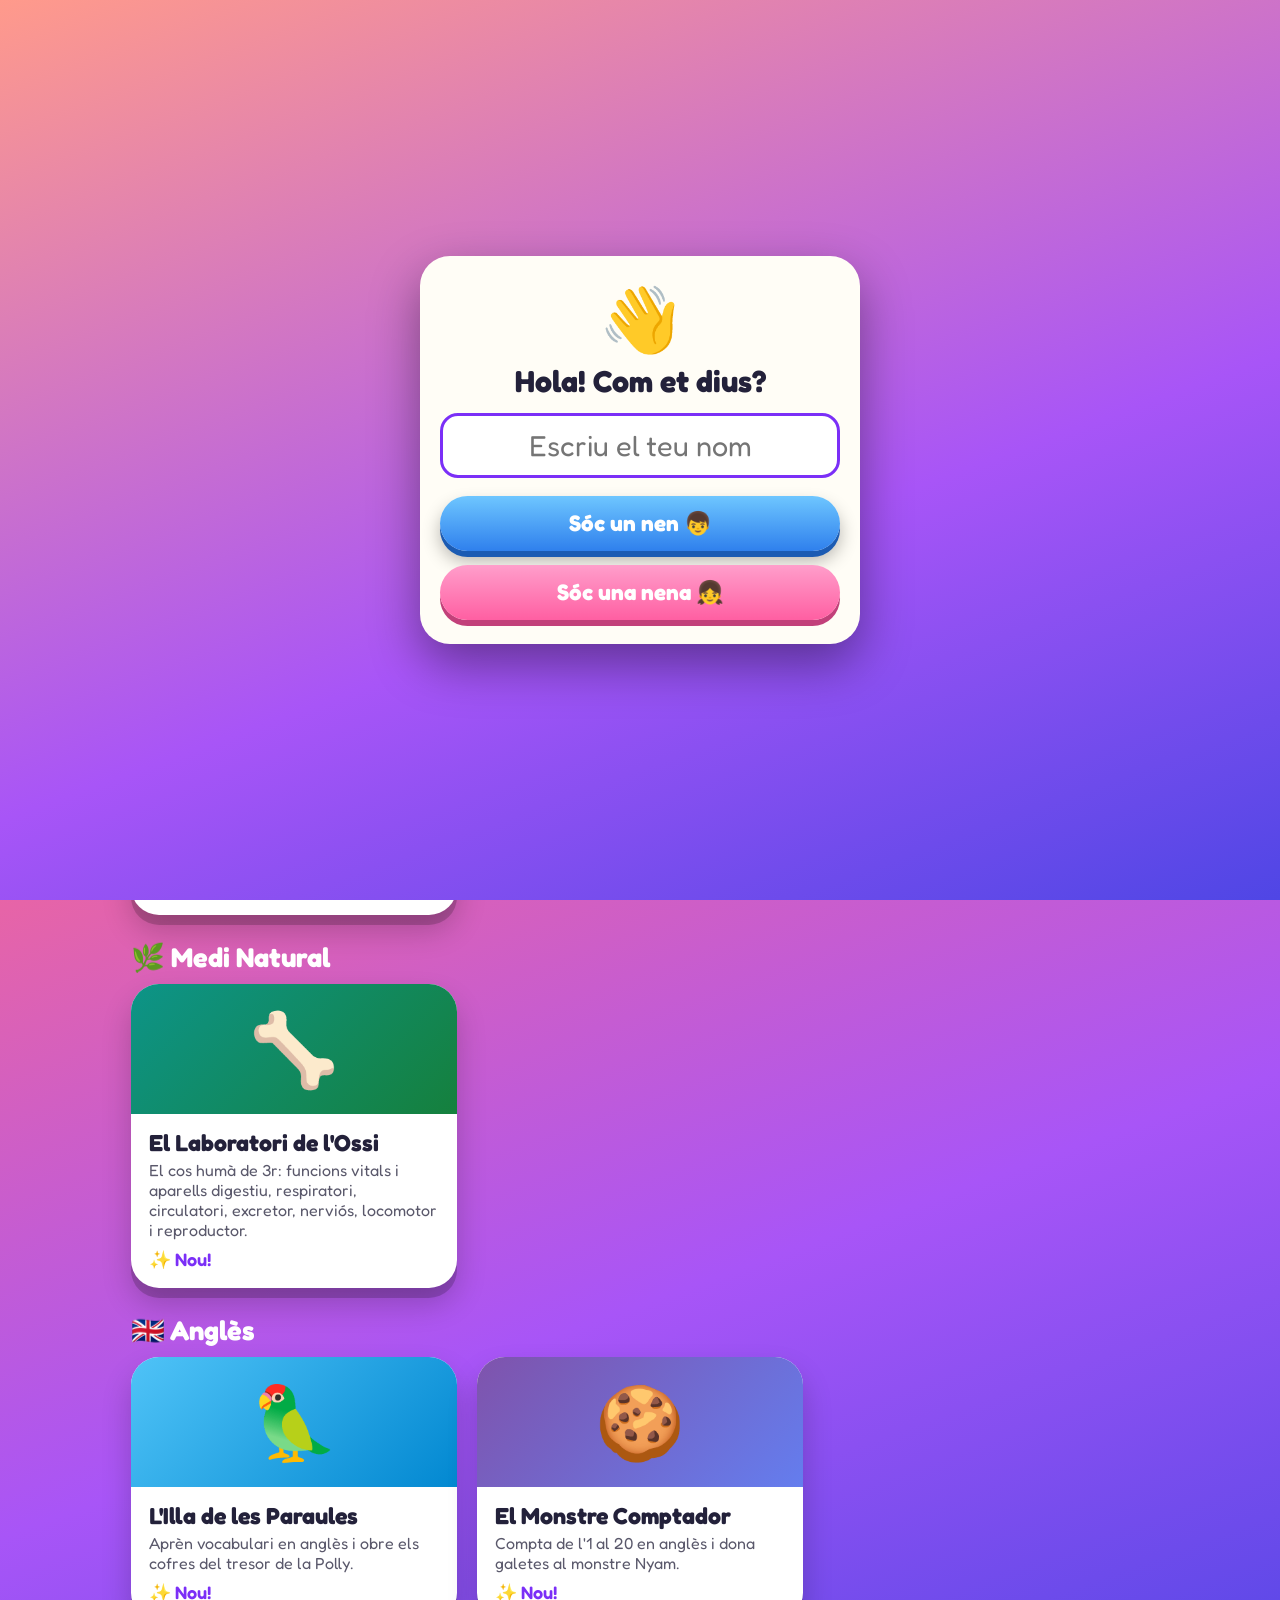
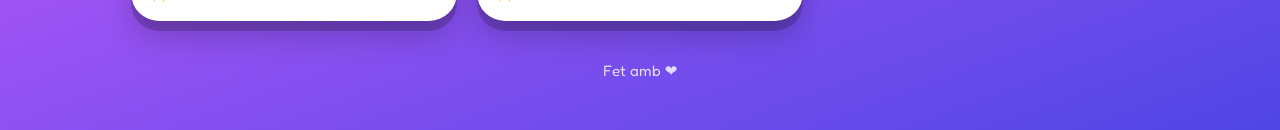
<file: index.html>
<!doctype html>
<html lang="ca">
<head>
<meta charset="utf-8">
<meta name="viewport" content="width=device-width, initial-scale=1, viewport-fit=cover">
<title>Els meus jocs · 3r</title>
<link rel="icon" href="data:image/svg+xml,<svg xmlns='http://www.w3.org/2000/svg' viewBox='0 0 100 100'><text y='.9em' font-size='90'>🎮</text></svg>">
<link rel="preconnect" href="https://fonts.googleapis.com">
<link rel="stylesheet" href="https://fonts.googleapis.com/css2?family=Fredoka:wght@400;500;600;700&display=swap">
<link rel="stylesheet" href="comu/comu.css?v=3">
<script src="comu/comu.js?v=3"></script>
<style>
  body { background: linear-gradient(160deg, #ff9a8b 0%, #ff6a88 30%, #a855f7 70%, #4f46e5 100%); }
  .portal { max-width: 1050px; margin: 0 auto; padding: 40px 16px 50px; text-align: center; }
  .portal h1 { font-size: clamp(2.3rem, 7vw, 4rem); margin: 0; text-shadow: 0 5px 0 rgba(0,0,0,.2); }
  .portal .sub { font-size: 1.3rem; margin: 6px 0 30px; opacity: .95; }
  .subject { margin: 26px 0 10px; font-size: 1.7rem; font-weight: 700; text-align: left; display: flex; align-items: center; gap: 10px; }
  .games { display: grid; grid-template-columns: repeat(auto-fill, minmax(280px, 1fr)); gap: 20px; }
  .game {
    display: block; text-decoration: none; color: var(--ink); background: #fff; border-radius: 28px; overflow: hidden;
    box-shadow: 0 10px 0 rgba(0,0,0,.18), 0 16px 30px rgba(0,0,0,.2); transition: transform .15s; text-align: left;
  }
  .game:hover { transform: translateY(-4px) rotate(-.5deg); }
  .game .top { height: 130px; display: flex; align-items: center; justify-content: center; font-size: 4.5rem; background: var(--bg); }
  .game .top span { animation: bob 2.4s ease-in-out infinite; display: inline-block; }
  .game .body { padding: 14px 18px 18px; }
  .game h3 { margin: 0 0 4px; font-size: 1.45rem; }
  .game p { margin: 0 0 8px; font-size: 1rem; opacity: .75; }
  .game .score { font-weight: 600; color: #7b2ff7; }
  .game.soon { opacity: .6; pointer-events: none; }
  footer { margin-top: 40px; opacity: .8; font-size: .95rem; }
  .who-btn { background: rgba(255,255,255,.2); border-radius: 999px; padding: 6px 16px; font-size: 1rem; margin: -18px 0 20px; }
</style>
</head>
<body>
<div class="portal">
  <div style="font-size:4rem">🎒</div>
  <h1 id="titol">Els meus jocs</h1>
  <p class="sub">3r de Primària · Tria un joc i comença l'aventura!</p>
  <button class="who-btn hidden" id="canvia"></button>

  <div class="subject">🔢 Matemàtiques</div>
  <div class="games">
    <a class="game" href="mates/galaxia/index.html" style="--bg:linear-gradient(135deg,#10153a,#3a1c71)">
      <div class="top"><span>🚀</span></div>
      <div class="body"><h3>Missió Galàxia Numèrica</h3><p>Descompon números (DM, UM, C, D, U) i escriu-los en lletres per vèncer el Capità Zero.</p><div class="score" data-game="galaxia"></div></div>
    </a>
    <a class="game" href="mates/taules/index.html" style="--bg:linear-gradient(135deg,#2bc0e4,#3a7bd5)">
      <div class="top"><span>🥚</span></div>
      <div class="body"><h3>L'Incubadora del Doctor Per</h3><p>Aprèn les taules de multiplicar i fes néixer 9 monstres per a la teva col·lecció.</p><div class="score" data-game="taules"></div></div>
    </a>
    <a class="game" href="mates/series/index.html" style="--bg:linear-gradient(135deg,#56ab2f,#0f9b8e)">
      <div class="top"><span>🐸</span></div>
      <div class="body"><h3>Els Salts de la Granota Rita</h3><p>Completa sèries sumant i restant i ajuda la Rita a creuar l'estany saltant de nenúfar en nenúfar.</p><div class="score" data-game="series"></div></div>
    </a>
    <a class="game" href="mates/cardinals/index.html" style="--bg:linear-gradient(135deg,#614385,#516395)">
      <div class="top"><span>🕵️</span></div>
      <div class="body"><h3>El Detectiu Lupa i els Números Perduts</h3><p>Llegeix, compara i ordena números cardinals per resoldre els casos més misteriosos.</p><div class="score" data-game="cardinals"></div></div>
    </a>
  </div>

  <div class="subject">🌿 Medi Natural</div>
  <div class="games">
    <a class="game" href="medi/cos/index.html" style="--bg:linear-gradient(135deg,#0d9488,#15803d)">
      <div class="top"><span>🦴</span></div>
      <div class="body"><h3>El Laboratori de l'Ossi</h3><p>El cos humà de 3r: funcions vitals i aparells digestiu, respiratori, circulatori, excretor, nerviós, locomotor i reproductor.</p><div class="score" data-game="cos"></div></div>
    </a>
  </div>

  <div class="subject">🇬🇧 Anglès</div>
  <div class="games">
    <a class="game" href="angles/vocabulari/index.html" style="--bg:linear-gradient(135deg,#4fc3f7,#0288d1)">
      <div class="top"><span>🦜</span></div>
      <div class="body"><h3>L'Illa de les Paraules</h3><p>Aprèn vocabulari en anglès i obre els cofres del tresor de la Polly.</p><div class="score" data-game="illa"></div></div>
    </a>
    <a class="game" href="angles/comptar/index.html" style="--bg:linear-gradient(135deg,#7f53ac,#647dee)">
      <div class="top"><span>🍪</span></div>
      <div class="body"><h3>El Monstre Comptador</h3><p>Compta de l'1 al 20 en anglès i dona galetes al monstre Nyam.</p><div class="score" data-game="monstre"></div></div>
    </a>
  </div>

  <footer id="peu">Fet amb ❤️</footer>
</div>
<script>
  // Títol amb el nom del jugador
  (function () {
    if (!Eloi.perfil()) return;
    const t = Eloi.t('Els jocs {de}');
    document.getElementById('titol').textContent = t;
    document.title = t + ' · 3r';
    document.getElementById('peu').textContent = Eloi.t('Fet amb ❤️ per a {el}');
    const b = document.getElementById('canvia');
    b.textContent = Eloi.t('✏️ No ets {el}? Canvia el nom');
    b.onclick = () => Eloi.demanaPerfil({ canviar: true });
    b.classList.remove('hidden');
  })();
  // Mostra les estrelles guanyades a cada joc
  (function () {
    let d = {};
    try { d = JSON.parse(localStorage.getItem('eloi-3r-v1')) || {}; } catch (e) { /* sense dades */ }
    const sum = (o) => Object.values(o || {}).reduce((a, v) => a + (typeof v === 'number' ? v : 0), 0);
    const stars = {
      galaxia: sum((d.galaxia || {}).stars),
      illa: Object.values((d.illa || {}).isl || {}).reduce((a, o) => a + sum(o), 0),
      monstre: sum((d.monstre || {}).lv),
      cos: sum((d.cos || {}).lv),
      taules: sum((d.taules || {}).lv),
      series: sum((d.series || {}).lv),
      cardinals: sum((d.cardinals || {}).lv),
    };
    const dipl = d.diplomes || {};
    document.querySelectorAll('.score').forEach((el) => {
      const s = stars[el.dataset.game] || 0;
      el.textContent = (s ? `⭐ ${s} estrelles` : '✨ Nou!') + (dipl[el.dataset.game] ? ' · 🏅 Diploma' : '');
    });
  })();
</script>
</body>
</html>
</file>
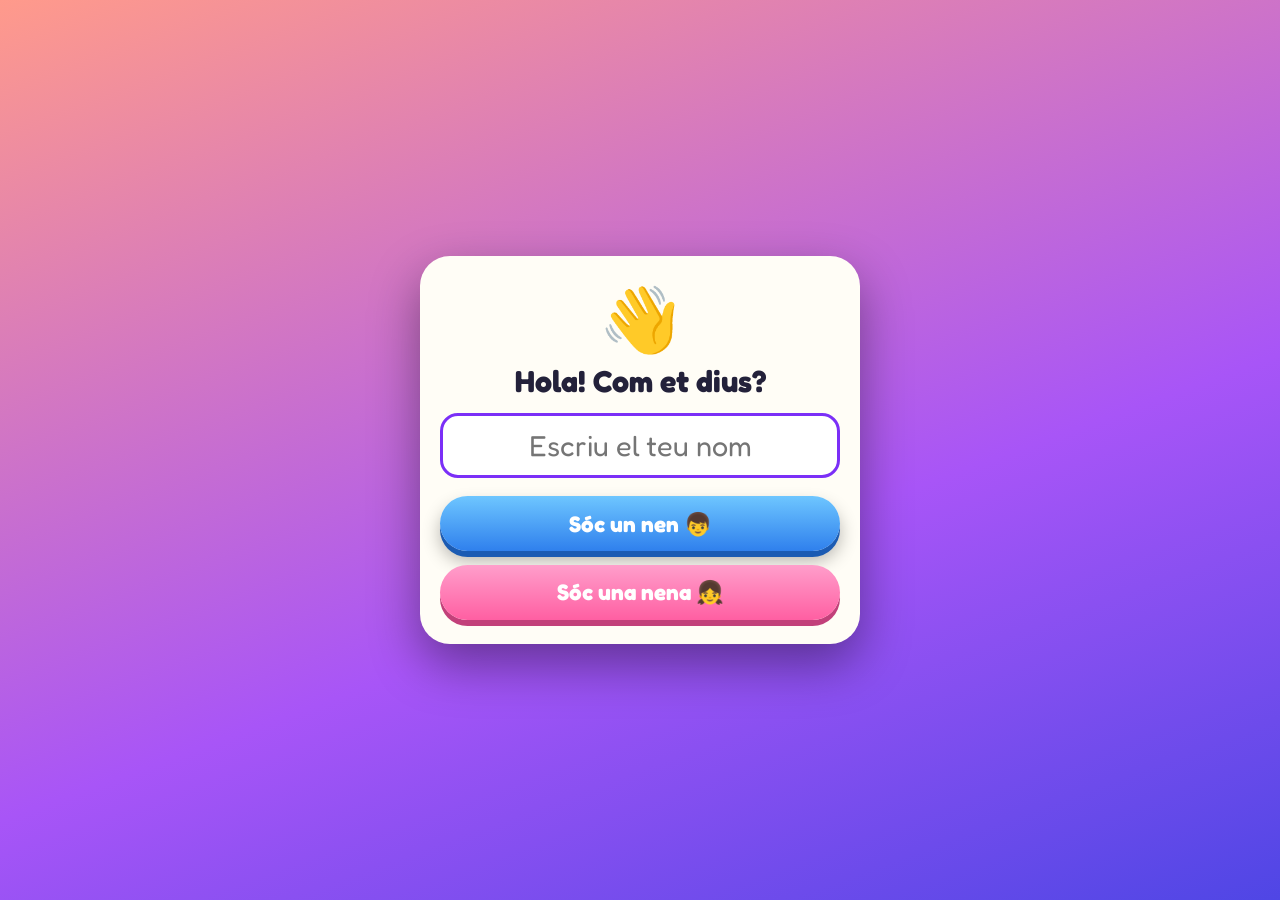
<file: angles/comptar/index.html>
<!doctype html>
<html lang="ca">
<head>
<meta charset="utf-8">
<meta name="viewport" content="width=device-width, initial-scale=1, viewport-fit=cover">
<title>El Monstre Comptador</title>
<link rel="icon" href="data:image/svg+xml,<svg xmlns='http://www.w3.org/2000/svg' viewBox='0 0 100 100'><text y='.9em' font-size='90'>🍪</text></svg>">
<link rel="preconnect" href="https://fonts.googleapis.com">
<link rel="stylesheet" href="https://fonts.googleapis.com/css2?family=Fredoka:wght@400;500;600;700&display=swap">
<link rel="stylesheet" href="../../comu/comu.css?v=3">
<style>
  body { background: radial-gradient(circle at 20% 10%, #ffb3d9 0%, transparent 40%), radial-gradient(circle at 90% 80%, #b3e5ff 0%, transparent 45%), linear-gradient(160deg, #7f53ac, #647dee); }
  #app { min-height: 100vh; }
  .wrap { padding: 76px 16px 40px; max-width: 1000px; margin: 0 auto; text-align: center; }
  .wrap h1 { margin: 0; font-size: clamp(1.8rem, 5vw, 2.8rem); text-shadow: 0 4px 0 rgba(0,0,0,.25); }

  /* monstre */
  .monster { width: 160px; height: auto; display: block; margin: 0 auto; filter: drop-shadow(0 8px 8px rgba(0,0,0,.25)); }
  .monster .mouth-open { display: none; }
  .monster.open .mouth-open { display: inline; }
  .monster.open .mouth-closed { display: none; }
  .monster.happy { animation: jump .5s; }
  .monster.sad { animation: shake .45s; }
  .monster .pupil { transition: transform .2s; }
  @keyframes jump { 30% { transform: translateY(-24px) scale(1.05); } 60% { transform: translateY(0) scale(.97, 1.03); } }
  .belly { font-size: 1.2rem; margin-top: 6px; }

  /* nivells */
  .levels { display: grid; grid-template-columns: repeat(auto-fill, minmax(190px, 1fr)); gap: 16px; margin-top: 18px; }
  .lvl { background: rgba(255,255,255,.95); color: var(--ink); border-radius: 24px; padding: 16px; box-shadow: 0 6px 0 rgba(0,0,0,.2); }
  .lvl .le { font-size: 2.8rem; }
  .lvl .ln { font-size: 1.3rem; font-weight: 700; }
  .lvl .ld { font-size: .95rem; opacity: .7; min-height: 2.4em; }
  .lvl.locked { opacity: .5; filter: grayscale(.8); }
  .lvl.next { animation: pulse 1.6s infinite; box-shadow: 0 6px 0 #f5a623, 0 0 0 4px #ffd23f; }

  /* joc */
  .play { padding: 70px 14px 30px; max-width: 980px; margin: 0 auto; display: flex; flex-direction: column; gap: 14px; min-height: 100vh; }
  .play-head { display: flex; align-items: center; justify-content: center; gap: 12px; flex-wrap: wrap; font-size: 1.4rem; font-weight: 700; }
  .dots { display: flex; gap: 6px; }
  .dots span { width: 26px; height: 26px; border-radius: 50%; background: rgba(255,255,255,.25); display: flex; align-items: center; justify-content: center; font-size: .9rem; }
  .dots span.cur { box-shadow: 0 0 0 3px #fff; }
  .guide { display: flex; align-items: center; gap: 10px; }
  .guide .gchar { width: 80px; flex: none; }
  .guide .gchar .monster { width: 80px; }
  .guide .gbubble { flex: 1; background: var(--paper); color: var(--ink); border-radius: 20px; padding: 12px 16px; font-size: 1.25rem; line-height: 1.35; position: relative; }
  .guide .gbubble::before { content: ''; position: absolute; left: -12px; top: 50%; margin-top: -12px; border: 12px solid transparent; border-right-color: var(--paper); border-left: 0; }
  .area { flex: 1; display: flex; flex-direction: column; align-items: center; gap: 18px; position: relative; }
  .foot { text-align: center; min-height: 80px; }

  .nums { display: grid; grid-template-columns: repeat(5, minmax(0, 110px)); gap: 10px; justify-content: center; width: 100%; }
  .ncard { background: #fff; color: var(--ink); border-radius: 18px; padding: 8px 4px; box-shadow: 0 5px 0 #a9aec9; min-height: 92px; }
  .ncard .n { font-size: 2.2rem; font-weight: 700; line-height: 1; }
  .ncard .w { font-size: 1.05rem; font-weight: 600; color: #7b2ff7; min-height: 1.3em; }
  .ncard .d { font-size: .7rem; letter-spacing: -1px; line-height: 1; color: #f5a623; word-break: break-all; }
  .ncard { min-width: 0; overflow: hidden; }
  .ncard.seen { box-shadow: 0 5px 0 #2ecc71; background: #eafff1; }
  .choices.nums6 { grid-template-columns: repeat(3, 1fr); max-width: 520px; }
  .choices.nums6 .choice { font-size: 2.6rem; min-height: 90px; }
  .listen-btn { font-size: 4rem; width: 130px; height: 130px; border-radius: 50%; background: #fff; box-shadow: 0 8px 0 #a9aec9; animation: pulse 1.8s infinite; }
  .objects { display: flex; flex-wrap: wrap; justify-content: center; gap: 6px; max-width: 560px; font-size: 2.6rem; background: rgba(255,255,255,.18); border-radius: 24px; padding: 14px; }
  .objects span { animation: pop .3s both; }
  .bignum { font-size: 6rem; font-weight: 700; line-height: 1; text-shadow: 0 5px 0 rgba(0,0,0,.25); }

  /* dona menjar */
  .feed { display: flex; align-items: center; justify-content: center; gap: 30px; flex-wrap: wrap; }
  .feed .monster { width: 190px; }
  .jar { display: flex; flex-direction: column; align-items: center; gap: 10px; }
  .jar .food-btn { font-size: 4.5rem; width: 140px; height: 140px; border-radius: 50%; background: rgba(255,255,255,.95); box-shadow: 0 8px 0 #a9aec9; }
  .jar .food-btn:active { transform: translateY(5px); box-shadow: 0 3px 0 #a9aec9; }
  .counter { font-size: 2rem; font-weight: 700; background: #fff; color: var(--ink); border-radius: 16px; padding: 4px 18px; min-width: 200px; text-align: center; }
  .counter small { display: block; font-size: 1.1rem; color: #7b2ff7; min-height: 1.3em; }
  .flying { position: fixed; font-size: 3rem; z-index: 90; pointer-events: none; transition: transform .45s cubic-bezier(.3,-.4,.7,1), opacity .45s; }
  .want { font-size: 1.6rem; background: #fff; color: var(--ink); border-radius: 20px; padding: 10px 18px; font-weight: 600; }
  .want b { color: #e91e63; font-size: 2rem; }

  /* bombolles */
  .pond { position: relative; width: 100%; max-width: 900px; height: 62vh; min-height: 380px; background: rgba(255,255,255,.12); border-radius: 26px; overflow: hidden; }
  .bubble {
    position: absolute; width: 104px; height: 104px; border-radius: 50%;
    background: radial-gradient(circle at 30% 30%, rgba(255,255,255,.95), rgba(255,255,255,.35) 40%, rgba(130,200,255,.35) 70%);
    border: 2px solid rgba(255,255,255,.8); color: #1b1464; font-weight: 700; font-size: 1.15rem;
    display: flex; align-items: center; justify-content: center; text-align: center; line-height: 1.05; padding: 4px;
    animation: floaty var(--t) ease-in-out infinite alternate;
  }
  .bubble.hint { box-shadow: 0 0 0 5px #ffd23f, 0 0 26px #ffd23f; }
  .bubble.popped { animation: popOut .3s forwards; pointer-events: none; }
  @keyframes floaty { from { transform: translate(0, 0); } to { transform: translate(var(--dx), var(--dy)); } }
  @keyframes popOut { to { transform: scale(1.6); opacity: 0; } }
  .counted { font-size: 1.15rem; min-height: 1.5em; max-width: 900px; text-align: center; }
  @media (max-width: 520px) {
    .nums { grid-template-columns: repeat(4, minmax(0, 1fr)); gap: 8px; }
    .ncard { min-height: 80px; } .ncard .n { font-size: 1.8rem; } .ncard .w { font-size: .9rem; }
    .feed { flex-wrap: nowrap; gap: 10px; } .feed .monster { width: 130px; }
    .jar .food-btn { width: 104px; height: 104px; font-size: 3.4rem; } .counter { min-width: 0; font-size: 1.6rem; }
    .want { font-size: 1.25rem; } .want b { font-size: 1.5rem; }
    .bubble { width: 84px; height: 84px; font-size: .95rem; }
    .guide .gchar, .guide .gchar .monster { width: 60px; } .guide .gbubble { font-size: 1.05rem; }
  }
</style>
</head>
<body>
<div id="app"></div>
<script src="../../comu/comu.js?v=3"></script>
<script src="joc.js?v=3"></script>
</body>
</html>
</file>
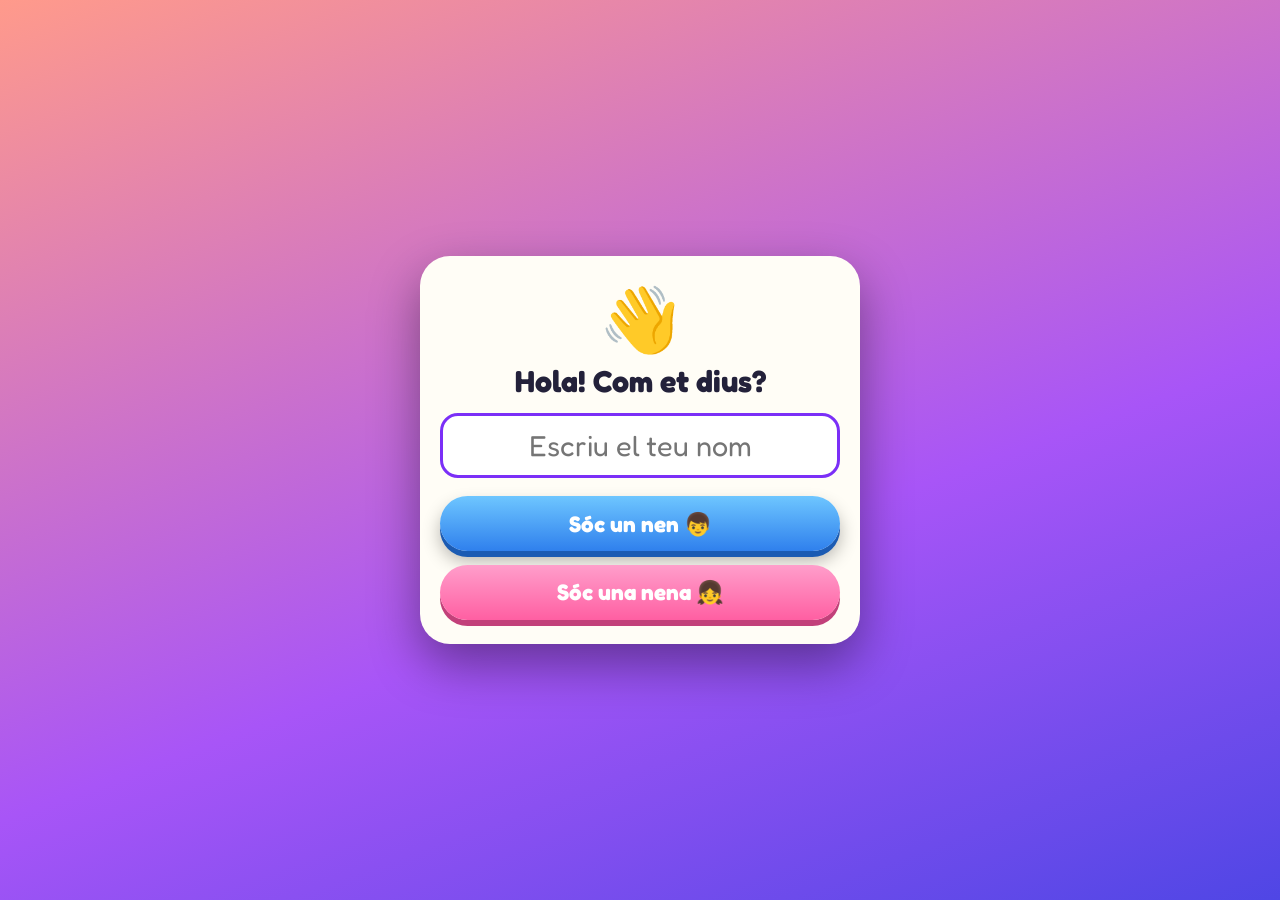
<file: angles/vocabulari/index.html>
<!doctype html>
<html lang="ca">
<head>
<meta charset="utf-8">
<meta name="viewport" content="width=device-width, initial-scale=1, viewport-fit=cover">
<title>L'Illa de les Paraules</title>
<link rel="icon" href="data:image/svg+xml,<svg xmlns='http://www.w3.org/2000/svg' viewBox='0 0 100 100'><text y='.9em' font-size='90'>🦜</text></svg>">
<link rel="preconnect" href="https://fonts.googleapis.com">
<link rel="stylesheet" href="https://fonts.googleapis.com/css2?family=Fredoka:wght@400;500;600;700&display=swap">
<link rel="stylesheet" href="../../comu/comu.css?v=3">
<style>
  body { background: linear-gradient(180deg, #4fc3f7 0%, #0288d1 45%, #01579b 100%); }
  .waves { position: fixed; left: 0; right: 0; bottom: 0; height: 90px; z-index: -1; opacity: .3;
    background: url("data:image/svg+xml,%3Csvg xmlns='http://www.w3.org/2000/svg' viewBox='0 0 200 40'%3E%3Cpath d='M0 20 Q25 0 50 20 T100 20 T150 20 T200 20 V40 H0Z' fill='white'/%3E%3C/svg%3E") repeat-x;
    background-size: 200px 90px; animation: waves 8s linear infinite; }
  @keyframes waves { from { background-position: 0 0; } to { background-position: 200px 0; } }
  #app { min-height: 100vh; }
  .wrap { padding: 76px 16px 40px; max-width: 1100px; margin: 0 auto; text-align: center; }
  .wrap h1 { margin: 0; font-size: clamp(1.8rem, 5vw, 2.8rem); text-shadow: 0 4px 0 rgba(0,0,0,.25); }
  .coins { font-size: 1.3rem; margin: 6px 0 22px; }

  /* illes */
  .islands { display: grid; grid-template-columns: repeat(auto-fill, minmax(170px, 1fr)); gap: 26px; }
  .island { background: none; position: relative; padding: 0; color: #fff; }
  .island .sand {
    width: 150px; height: 110px; margin: 0 auto; border-radius: 50% 50% 46% 54% / 60% 60% 40% 40%;
    background: radial-gradient(circle at 50% 35%, var(--c1), var(--c2) 75%);
    box-shadow: 0 0 0 10px rgba(255,236,179,.85), 0 0 0 18px rgba(255,255,255,.25), 0 14px 20px rgba(0,0,0,.25);
    display: flex; align-items: center; justify-content: center; font-size: 3.4rem; transition: transform .2s;
  }
  .island:hover .sand { transform: scale(1.06) rotate(2deg); }
  .island .iname { font-weight: 700; font-size: 1.35rem; margin-top: 24px; }
  .island .ica { font-size: .95rem; opacity: .85; }
  .island .chest { position: absolute; top: -12px; right: 14px; font-size: 2rem; animation: bob 2s infinite; }

  /* activitats de l'illa */
  .acts { display: grid; grid-template-columns: repeat(auto-fill, minmax(190px, 1fr)); gap: 16px; max-width: 900px; margin: 20px auto 0; }
  .act { background: rgba(255,255,255,.95); color: var(--ink); border-radius: 24px; padding: 16px; box-shadow: 0 6px 0 rgba(0,0,0,.2); }
  .act .ae { font-size: 2.8rem; }
  .act .an { font-size: 1.3rem; font-weight: 700; }
  .act .ad { font-size: .95rem; opacity: .7; min-height: 2.4em; }
  .act.locked { opacity: .5; filter: grayscale(.8); }
  .act.next { animation: pulse 1.6s infinite; box-shadow: 0 6px 0 #f5a623, 0 0 0 4px #ffd23f; }

  /* joc */
  .play { padding: 70px 14px 30px; max-width: 980px; margin: 0 auto; display: flex; flex-direction: column; gap: 14px; min-height: 100vh; }
  .play-head { display: flex; align-items: center; justify-content: center; gap: 12px; flex-wrap: wrap; font-size: 1.4rem; font-weight: 700; }
  .dots { display: flex; gap: 6px; }
  .dots span { width: 26px; height: 26px; border-radius: 50%; background: rgba(255,255,255,.25); display: flex; align-items: center; justify-content: center; font-size: .9rem; }
  .dots span.cur { box-shadow: 0 0 0 3px #fff; }
  .guide { display: flex; align-items: center; gap: 10px; }
  .guide .gchar { font-size: 3.4rem; flex: none; animation: bob 2s infinite; }
  .guide .gbubble { flex: 1; background: var(--paper); color: var(--ink); border-radius: 20px; padding: 12px 16px; font-size: 1.25rem; line-height: 1.35; position: relative; }
  .guide .gbubble::before { content: ''; position: absolute; left: -12px; top: 50%; margin-top: -12px; border: 12px solid transparent; border-right-color: var(--paper); border-left: 0; }
  .area { flex: 1; display: flex; flex-direction: column; align-items: center; gap: 18px; }
  .foot { text-align: center; min-height: 80px; }

  .swatch { display: inline-block; width: 1em; height: 1em; border-radius: 50%; border: 3px solid rgba(0,0,0,.25); vertical-align: middle; }
  .bigpic { font-size: 7rem; line-height: 1.1; animation: pop .4s both; }
  .listen-btn { font-size: 4rem; width: 130px; height: 130px; border-radius: 50%; background: #fff; box-shadow: 0 8px 0 #a9aec9; animation: pulse 1.8s infinite; }
  .choices.pics .choice { font-size: 3.6rem; min-height: 110px; }
  .choices.pics { grid-template-columns: repeat(auto-fit, minmax(130px, 1fr)); }
  .word-show { font-size: 2.4rem; font-weight: 700; background: #fff; color: var(--ink); padding: 4px 24px; border-radius: 16px; animation: pop .4s both; }

  /* aprèn */
  .cards { display: grid; grid-template-columns: repeat(auto-fill, minmax(140px, 1fr)); gap: 14px; width: 100%; }
  .lcard { background: #fff; color: var(--ink); border-radius: 20px; padding: 12px 6px; box-shadow: 0 6px 0 #a9aec9; transition: transform .15s; }
  .lcard .p { font-size: 3.2rem; line-height: 1.2; }
  .lcard .w { font-size: 1.5rem; font-weight: 700; }
  .lcard .c { font-size: .95rem; opacity: .6; }
  .lcard.seen { box-shadow: 0 6px 0 #2ecc71; background: #eafff1; }
  .lcard:active { transform: scale(.95); }

  /* parelles */
  .memory { display: grid; grid-template-columns: repeat(4, 1fr); gap: 12px; width: 100%; max-width: 560px; }
  .mcard { aspect-ratio: 3/4; perspective: 600px; background: none; padding: 0; }
  .mcard .in { position: relative; width: 100%; height: 100%; transition: transform .45s; transform-style: preserve-3d; }
  .mcard.open .in, .mcard.done .in { transform: rotateY(180deg); }
  .mcard .f, .mcard .b { position: absolute; inset: 0; border-radius: 16px; backface-visibility: hidden; display: flex; align-items: center; justify-content: center; box-shadow: 0 5px 0 rgba(0,0,0,.25); }
  .mcard .f { background: linear-gradient(135deg, #ffd23f, #f5a623); font-size: 2.4rem; }
  .mcard .b { background: #fff; color: var(--ink); transform: rotateY(180deg); font-size: 2.6rem; font-weight: 700; padding: 4px; text-align: center; }
  .mcard .b.txt { font-size: clamp(.9rem, 3.2vw, 1.35rem); }
  .mcard.done .b { background: #b9f6ca; }
  @media (max-width: 520px) { .memory { gap: 8px; } .mcard .b { font-size: 2.2rem; } .guide .gchar { font-size: 2.6rem; } .guide .gbubble { font-size: 1.05rem; } }
</style>
</head>
<body>
<div class="waves"></div>
<div id="app"></div>
<script src="../../comu/comu.js?v=3"></script>
<script src="paraules.js?v=3"></script>
<script src="joc.js?v=3"></script>
</body>
</html>
</file>
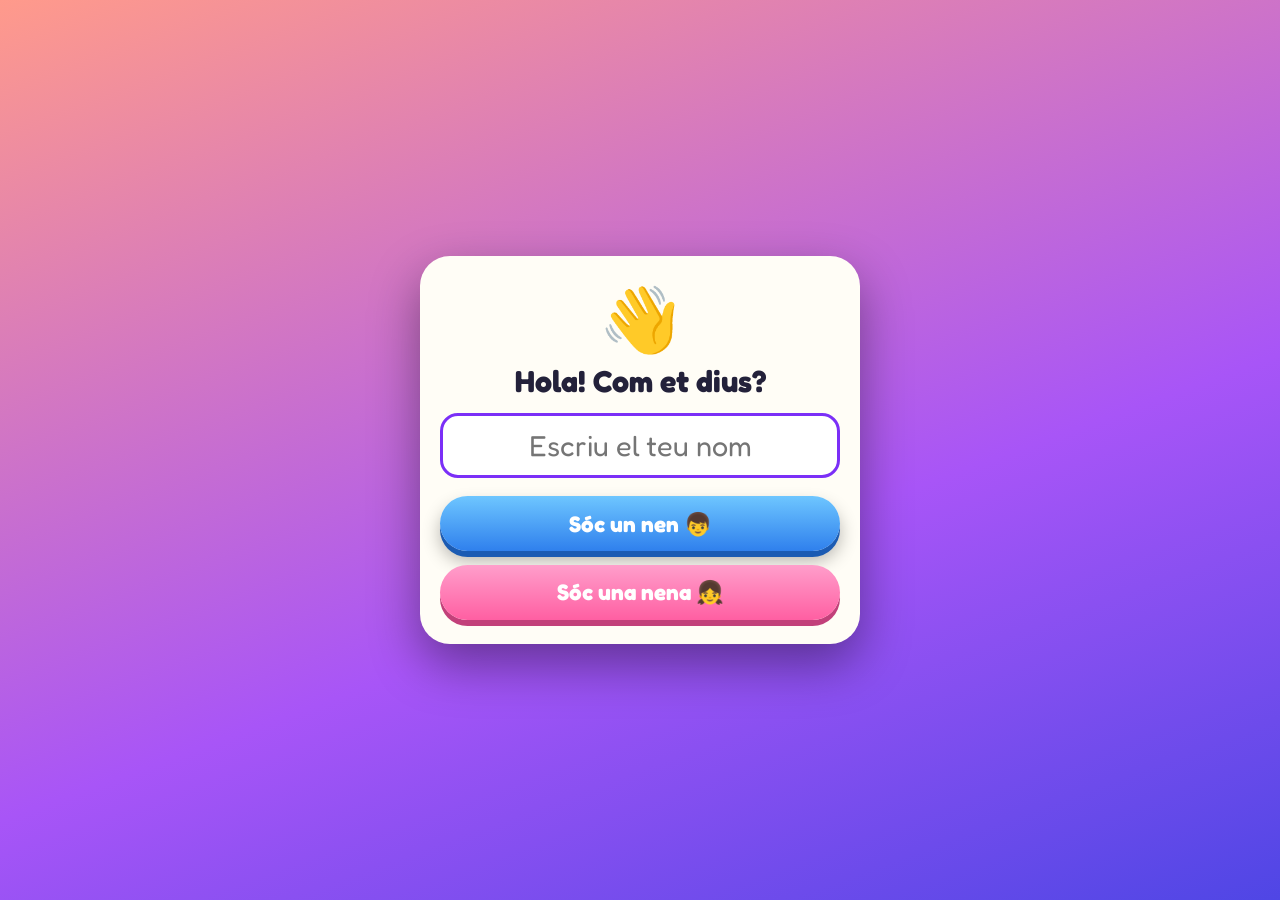
<file: mates/cardinals/index.html>
<!doctype html>
<html lang="ca">
<head>
<meta charset="utf-8">
<meta name="viewport" content="width=device-width, initial-scale=1, viewport-fit=cover">
<title>El Detectiu Lupa i els Números Perduts</title>
<link rel="icon" href="data:image/svg+xml,<svg xmlns='http://www.w3.org/2000/svg' viewBox='0 0 100 100'><text y='.9em' font-size='90'>🔍</text></svg>">
<link rel="preconnect" href="https://fonts.googleapis.com">
<link rel="stylesheet" href="https://fonts.googleapis.com/css2?family=Fredoka:wght@400;500;600;700&display=swap">
<link rel="stylesheet" href="../../comu/comu.css?v=3">
<link rel="stylesheet" href="../../comu/missio.css?v=3">
<style>
  :root { --accent: #b388ff; }
  body { background: radial-gradient(circle at 50% -10%, #8e6bd6 0%, #4b3a8c 40%, #1e1b3a 100%); background-attachment: fixed; }
  .lupa { position: relative; display: inline-block; }
  .lupa-g { position: absolute; right: -.25em; bottom: -.1em; font-size: .55em; transform: rotate(-20deg); }

  .nom-card { display: flex; align-items: center; gap: 12px; background: rgba(255,255,255,.12); border: 2px solid rgba(255,255,255,.3); border-radius: 22px; padding: 12px 16px; font-size: clamp(1.4rem, 6vw, 2rem); font-weight: 600; text-align: center; max-width: 620px; }

  .houses { display: flex; gap: 10px; align-items: flex-end; }
  .house { display: flex; flex-direction: column; align-items: center; background: rgba(255,255,255,.1); border-radius: 18px; padding: 8px 10px; min-width: 92px; }
  .house span { font-size: 2.8rem; line-height: 1; }
  .house b { font-size: 1.8rem; background: #fff; color: var(--ink); border-radius: 12px; padding: 0 10px; margin-top: 4px; }
  .house.me { transform: scale(1.12); }
  .house.q b { background: var(--gold); color: #4a2a00; animation: pulse 1.2s infinite; }
  .house.ok b { background: #b9f6ca; animation: pop .4s; }

  .cmp { display: flex; align-items: center; gap: 14px; font-size: clamp(2.2rem, 10vw, 3.6rem); font-weight: 700; text-shadow: 0 4px 0 rgba(0,0,0,.3); }
  .cmp-s { display: inline-flex; align-items: center; justify-content: center; width: 1.4em; height: 1.4em; border-radius: 50%; background: var(--gold); color: #4a2a00; text-shadow: none; }
  .cmp-s.ok { background: #b9f6ca; color: #0b4d26; animation: pop .4s; }
  .choices.sigs { grid-template-columns: repeat(3, 1fr); max-width: 380px; }
  .choices.sigs .sig { font-size: 2.6rem; font-weight: 700; line-height: 1; }

  .ord-slots { display: flex; align-items: center; gap: 4px; flex-wrap: wrap; justify-content: center; }
  .ord-slots i { font-style: normal; font-size: 1.4rem; opacity: .8; }
  .ord-slot { min-width: 72px; height: 56px; border-radius: 14px; border: 3px dashed rgba(255,255,255,.5); display: flex; align-items: center; justify-content: center; font-size: 1.6rem; font-weight: 700; }
  .ord-slot.ok { background: #b9f6ca; color: #0b4d26; border-style: solid; border-color: #2ecc71; animation: pop .35s; }
  .ord-bank { display: flex; gap: 12px; flex-wrap: wrap; justify-content: center; }
  .ord-n { min-width: 86px; padding: 12px 14px; border-radius: 18px; font-size: 1.9rem; font-weight: 700; background: linear-gradient(#e9dcff, #b388ff); color: #2a1155; box-shadow: 0 5px 0 #7e57c2; }
  .ord-n.used { visibility: hidden; }

  .recta { width: 100%; max-width: 560px; }
  .recta svg { width: 100%; height: auto; display: block; overflow: visible; }
  .recta .arrow { animation: bob 1.2s infinite; }

  .socks { display: flex; flex-wrap: wrap; gap: 8px; justify-content: center; font-size: 1.9rem; }
  .socks .pair { background: rgba(255,255,255,.14); border-radius: 14px; padding: 2px 8px; }
  .choices.two { grid-template-columns: 1fr 1fr; max-width: 460px; }
  .choices.five { grid-template-columns: repeat(5, 1fr); max-width: 460px; }
  .choices.five .choice { font-size: 1.7rem; padding: 10px 4px; }

  .carta { background: #fff7e0; color: #4a3a12; border-radius: 18px; padding: 14px 18px; font-size: 1.35rem; line-height: 1.45; max-width: 560px; box-shadow: 0 6px 0 rgba(0,0,0,.2); transform: rotate(-1deg); }

  .race { display: flex; align-items: flex-end; gap: 6px; background: linear-gradient(transparent 60%, rgba(255,255,255,.15) 60%); border-radius: 18px; padding: 8px 12px; }
  .race .flag { font-size: 2.4rem; }
  .runner { display: flex; flex-direction: column; align-items: center; }
  .runner span { font-size: 2.6rem; line-height: 1.1; transform: scaleX(-1); }
  .runner.hl span { filter: drop-shadow(0 0 8px #ffd23f); animation: bob 1s infinite; }
  .runner .pl { font-weight: 700; font-size: 1rem; opacity: 0; transition: opacity .3s; }
  .race.shown .pl { opacity: 1; }
  @media (max-width: 500px) {
    .house { min-width: 0; flex: 1; padding: 6px; } .house span { font-size: 2.2rem; } .house b { font-size: 1.4rem; }
    .ord-n { min-width: 70px; font-size: 1.5rem; padding: 10px; }
    .ord-slot { min-width: 60px; height: 48px; font-size: 1.3rem; }
    .runner span { font-size: 2.1rem; } .race .flag { font-size: 2rem; }
    .carta { font-size: 1.15rem; }
  }
</style>
</head>
<body>
<div id="app"></div>
<script src="../../comu/comu.js?v=3"></script>
<script src="../../comu/premi.js?v=3"></script>
<script src="../../comu/missio.js?v=3"></script>
<script src="../galaxia/nombres-ca.js?v=3"></script>
<script src="joc.js?v=3"></script>
</body>
</html>
</file>
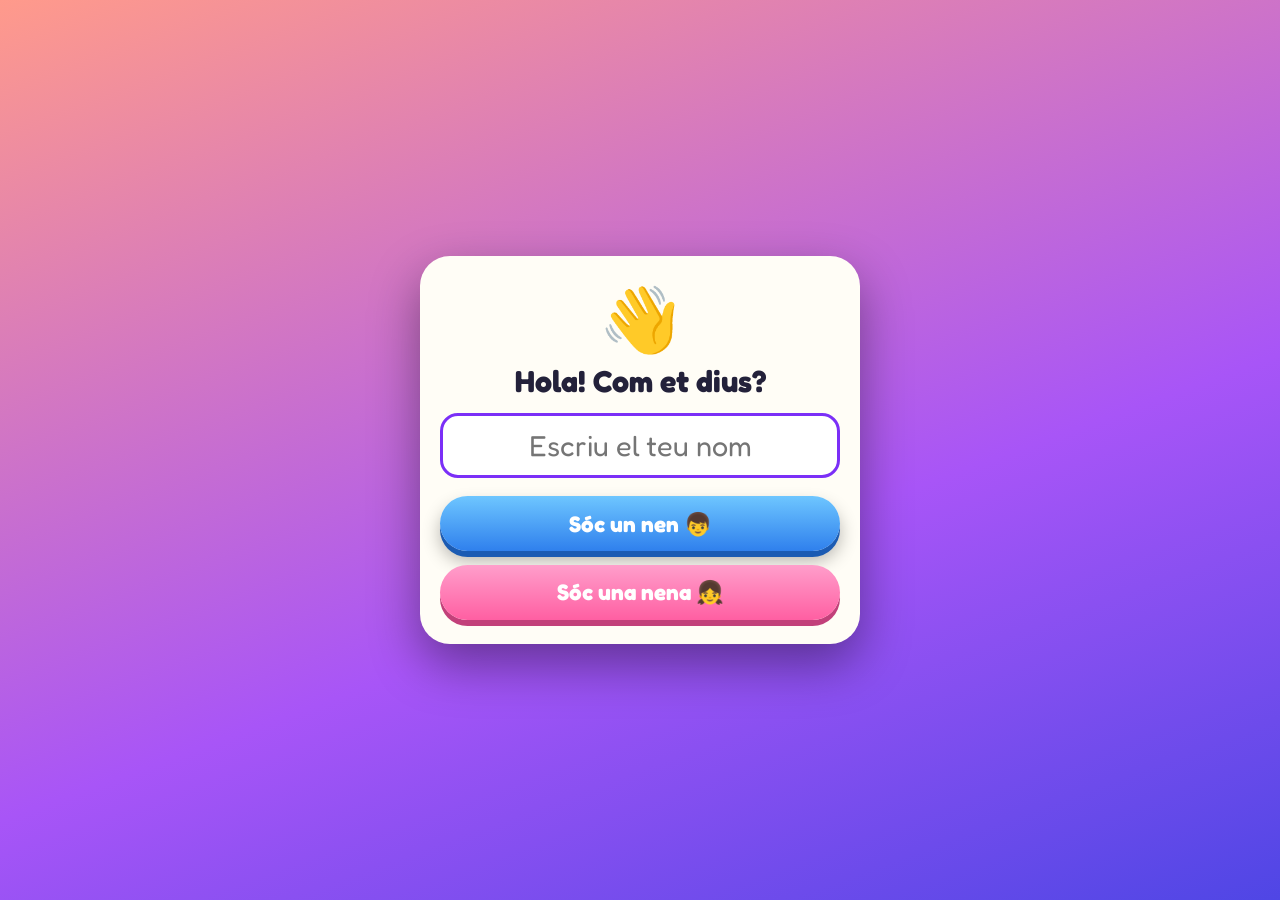
<file: mates/galaxia/index.html>
<!doctype html>
<html lang="ca">
<head>
<meta charset="utf-8">
<meta name="viewport" content="width=device-width, initial-scale=1, viewport-fit=cover">
<title>Missió Galàxia Numèrica</title>
<link rel="icon" href="data:image/svg+xml,<svg xmlns='http://www.w3.org/2000/svg' viewBox='0 0 100 100'><text y='.9em' font-size='90'>🚀</text></svg>">
<link rel="preconnect" href="https://fonts.googleapis.com">
<link rel="stylesheet" href="https://fonts.googleapis.com/css2?family=Fredoka:wght@400;500;600;700&display=swap">
<link rel="stylesheet" href="../../comu/comu.css?v=3">
<style>
  body { background: radial-gradient(ellipse at 50% 120%, #3a1c71 0%, #10153a 55%, #05071a 100%); }
  #stars { position: fixed; inset: 0; z-index: -1; }
  #app { min-height: 100vh; }

  /* ---- Mapa de planetes ---- */
  .map { padding: 76px 16px 40px; max-width: 1100px; margin: 0 auto; text-align: center; }
  .map h1 { margin: 0; font-size: clamp(1.8rem, 5vw, 2.8rem); }
  .map .crystals { font-size: 1.3rem; margin: 6px 0 20px; opacity: .95; }
  .planets { display: flex; flex-wrap: wrap; justify-content: center; gap: 26px 34px; }
  .planet { width: 150px; background: none; text-align: center; position: relative; padding: 0; }
  .planet:nth-child(even) { transform: translateY(46px); }
  .planet .orb {
    width: 124px; height: 124px; margin: 0 auto; border-radius: 50%;
    display: flex; align-items: center; justify-content: center; font-size: 3.4rem;
    background: radial-gradient(circle at 32% 30%, var(--c1), var(--c2) 70%);
    box-shadow: inset -12px -14px 0 rgba(0,0,0,.22), 0 0 30px var(--c1);
    position: relative; transition: transform .2s;
  }
  .planet .orb::after {
    content: ''; position: absolute; left: -16px; right: -16px; top: 50%; height: 22px; margin-top: -11px;
    border: 4px solid rgba(255,255,255,.35); border-radius: 50%; transform: rotate(-18deg);
  }
  .planet:hover .orb { transform: scale(1.06) rotate(-4deg); }
  .planet .pname { font-weight: 700; font-size: 1.15rem; margin-top: 12px; }
  .planet .pskill { font-size: .9rem; opacity: .8; }
  .planet.locked .orb { filter: grayscale(1) brightness(.55); box-shadow: inset -12px -14px 0 rgba(0,0,0,.22); }
  .planet.locked .orb::before { content: '🔒'; position: absolute; font-size: 2.2rem; right: -6px; bottom: -6px; z-index: 2; }
  .planet.next .orb { animation: pulse 1.6s infinite; }
  .planet .ship { position: absolute; top: -32px; right: 2px; font-size: 2.4rem; animation: bob 1.8s infinite; z-index: 3; }
  .map-btns { margin-top: 80px; display: flex; gap: 12px; justify-content: center; flex-wrap: wrap; }

  /* ---- Pantalla de joc ---- */
  .play { padding: 70px 14px 30px; max-width: 980px; margin: 0 auto; display: flex; flex-direction: column; gap: 14px; min-height: 100vh; }
  .play-head { display: flex; align-items: center; justify-content: center; gap: 12px; flex-wrap: wrap; }
  .play-head .ptitle { font-size: 1.5rem; font-weight: 700; }
  .dots { display: flex; gap: 6px; }
  .dots span { width: 30px; height: 30px; border-radius: 50%; background: rgba(255,255,255,.15); display: flex; align-items: center; justify-content: center; font-size: 1rem; }
  .dots span.cur { background: rgba(255,255,255,.4); box-shadow: 0 0 0 3px #fff; }
  .guide { display: flex; align-items: center; gap: 10px; }
  .guide .gchar { font-size: 3.4rem; flex: none; animation: bob 2s infinite; }
  .guide .gbubble { flex: 1; background: var(--paper); color: var(--ink); border-radius: 20px; padding: 12px 16px; font-size: 1.25rem; line-height: 1.35; position: relative; }
  .guide .gbubble::before { content: ''; position: absolute; left: -12px; top: 50%; margin-top: -12px; border: 12px solid transparent; border-right-color: var(--paper); border-left: 0; }
  .guide .gbtns { display: flex; flex-direction: column; gap: 6px; }
  .area { flex: 1; display: flex; flex-direction: column; align-items: center; gap: 18px; padding: 8px 0; }
  .foot { text-align: center; min-height: 80px; }

  .big-num { font-size: clamp(3rem, 12vw, 5.5rem); font-weight: 700; letter-spacing: .04em; text-shadow: 0 5px 0 rgba(0,0,0,.35); line-height: 1.1; }
  .big-num .hl { color: var(--gold); text-decoration: underline wavy; text-underline-offset: 10px; }
  .card { background: rgba(255,255,255,.1); border: 2px solid rgba(255,255,255,.25); border-radius: 22px; padding: 14px 20px; text-align: center; }
  .text-num { font-size: clamp(1.5rem, 5vw, 2.3rem); font-weight: 600; color: #fff; }

  /* columnes DM UM C D U */
  .cols { display: flex; gap: 10px; justify-content: center; }
  .col { width: 86px; display: flex; flex-direction: column; align-items: center; gap: 6px; background: rgba(255,255,255,.08); border: 3px solid var(--c); border-radius: 20px; padding: 8px 4px; }
  .col.wrong { background: rgba(255,90,95,.35); }
  .col.right { background: rgba(46,204,113,.35); }
  .col-k { font-weight: 700; font-size: 1.5rem; color: var(--c); }
  .col-d { font-size: 2.8rem; font-weight: 700; line-height: 1; }
  .col button { width: 60px; height: 44px; border-radius: 12px; background: var(--c); color: #222; font-size: 1.3rem; box-shadow: 0 4px 0 rgba(0,0,0,.35); }
  .col button:active { transform: translateY(3px); box-shadow: 0 1px 0 rgba(0,0,0,.35); }
  .col-tube { width: 26px; height: 110px; border-radius: 13px; background: rgba(0,0,0,.25); display: flex; flex-direction: column-reverse; align-items: center; padding: 3px 0; gap: 2px; }
  .col-tube i { width: 22px; height: 10px; border-radius: 6px; background: var(--c); box-shadow: inset 0 -3px 0 rgba(0,0,0,.25); animation: pop .25s both; }
  .dec-line { font-size: 1.3rem; text-align: center; line-height: 1.6; min-height: 2.5em; }
  .chip { display: inline-block; padding: 2px 12px; border-radius: 999px; background: var(--c); color: #222; font-weight: 700; margin: 2px; }
  .expr { font-size: clamp(1.4rem, 5vw, 2.2rem); font-weight: 700; text-align: center; line-height: 1.8; }
  .expr .chip { font-size: inherit; padding: 2px 16px; }
  @media (max-width: 520px) {
    .cols { gap: 5px; } .col { width: 62px; } .col button { width: 46px; } .col-d { font-size: 2.1rem; } .col-k { font-size: 1.15rem; }
    .guide .gchar { font-size: 2.6rem; } .guide .gbubble { font-size: 1.05rem; }
  }

  /* fitxes de paraules */
  .tiles-answer { min-height: 76px; width: 100%; max-width: 820px; background: rgba(255,255,255,.95); border-radius: 18px; padding: 10px; display: flex; flex-wrap: wrap; gap: 8px; align-items: center; justify-content: center; border-bottom: 5px solid #a9aec9; }
  .tiles-answer:empty::before { content: 'Toca les paraules en ordre…'; color: #999; font-size: 1.2rem; }
  .tiles-bank { display: flex; flex-wrap: wrap; gap: 10px; justify-content: center; max-width: 820px; }
  .wtile { padding: 10px 16px; border-radius: 14px; font-size: 1.45rem; font-weight: 600; background: linear-gradient(#e9dcff, #b388ff); color: #2a1155; box-shadow: 0 5px 0 #7e57c2; }
  .wtile:active { transform: translateY(3px); box-shadow: 0 2px 0 #7e57c2; }
  .solution { background: #b9f6ca; color: #0b4d26; border-radius: 16px; padding: 10px 18px; font-size: 1.4rem; font-weight: 600; text-align: center; animation: pop .4s both; }
  .note { background: #fff3c4; color: #5a4300; border-radius: 16px; padding: 10px 18px; font-size: 1.15rem; text-align: center; }
  .txt-input { width: 100%; max-width: 760px; font-size: 1.7rem; padding: 14px 18px; border-radius: 18px; border: none; border-bottom: 5px solid #a9aec9; outline: none; color: var(--ink); text-align: center; -webkit-user-select: text; user-select: text; }
  .txt-input.right { background: #b9f6ca; }

  /* número partit en trossos de colors */
  .parts { display: flex; align-items: flex-start; justify-content: center; gap: 6px; font-size: clamp(2.8rem, 12vw, 4.6rem); font-weight: 700; line-height: 1.05; }
  .grp { display: flex; flex-direction: column; align-items: center; color: var(--g); padding: 2px 8px 6px; border-radius: 16px; transition: background .2s; }
  .grp small { font-size: .85rem; color: #fff; opacity: .9; font-weight: 600; border-top: 5px solid var(--g); padding-top: 3px; width: 100%; text-align: center; line-height: 1.1; white-space: nowrap; }
  .grp.on { background: rgba(255,255,255,.14); box-shadow: 0 0 0 3px var(--g); animation: pulse 1.4s infinite; }
  .grp.zero { opacity: .35; }
  .dotsep { color: #fff; opacity: .8; }
  .built { display: flex; flex-wrap: wrap; gap: 8px; justify-content: center; align-items: center; background: rgba(255,255,255,.95); border-radius: 18px; padding: 10px; min-height: 64px; width: 100%; max-width: 760px; }
  .built.right { background: #b9f6ca; }
  .slot-t { padding: 6px 14px; border-radius: 12px; border: 3px dashed var(--g); color: #999; font-size: 1.4rem; font-weight: 600; min-width: 80px; text-align: center; }
  .slot-t.done { border-style: solid; background: var(--g); color: #222; animation: pop .35s both; }
  .step-q { font-size: 1.35rem; text-align: center; line-height: 1.4; }
  .choices.one-col { grid-template-columns: 1fr; max-width: 520px; }
  .preview { font-size: 1.8rem; font-weight: 700; min-height: 1.3em; color: var(--gold); text-align: center; }
  .wtile.con { background: linear-gradient(#fff3c4, #ffd23f); color: #4a2a00; box-shadow: 0 5px 0 #c9971a; min-width: 56px; }
  @media (max-width: 500px) {
    .grp { padding: 2px 4px 4px; } .grp small { font-size: .7rem; }
    .slot-t { font-size: 1.15rem; min-width: 60px; padding: 4px 10px; }
    .step-q { font-size: 1.15rem; } .preview { font-size: 1.5rem; }
    .wtile { font-size: 1.25rem; padding: 8px 12px; }
  }
  .rules { text-align: left; background: #f3ecff; border-radius: 14px; padding: 10px 14px; margin-bottom: 10px; font-size: 1rem; line-height: 1.5; }

  /* diccionari */
  .dict { text-align: left; font-size: 1.05rem; max-height: 60vh; overflow: auto; columns: 2; column-gap: 24px; }
  .dict div { break-inside: avoid; padding: 2px 0; }
  .dict b { display: inline-block; min-width: 54px; color: #7b2ff7; }

  /* combat final */
  .boss-bar { display: flex; align-items: center; justify-content: space-between; gap: 10px; background: rgba(0,0,0,.25); border-radius: 22px; padding: 10px 16px; position: relative; overflow: hidden; }
  .boss-side { display: flex; align-items: center; gap: 10px; }
  .boss-side .who { font-size: 3.2rem; line-height: 1; }
  .boss-side .who svg { width: 70px; height: auto; display: block; }
  .hp { width: 160px; height: 18px; background: rgba(255,255,255,.2); border-radius: 9px; overflow: hidden; }
  .hp i { display: block; height: 100%; background: linear-gradient(90deg, #ff5a5f, #ffb347); transition: width .4s; }
  .shields { font-size: 1.6rem; letter-spacing: .1em; }
  .shields span.off { filter: grayscale(1) opacity(.25); }
  .shields { white-space: nowrap; }
  @media (max-width: 500px) {
    .boss-bar { padding: 8px 10px; gap: 6px; margin-top: 4px; }
    .boss-side { gap: 6px; min-width: 0; }
    .boss-side .who { font-size: 2.2rem; }
    .boss-side .who svg { width: 44px; }
    .hp { width: 90px; height: 14px; }
    .shields { font-size: 1.15rem; letter-spacing: 0; }
    .beam { left: 40px; right: 50px; }
  }
  .beam { position: absolute; top: 50%; height: 6px; border-radius: 3px; left: 70px; right: 90px; transform-origin: left; animation: beam .35s ease-out forwards; }
  .beam.me { background: linear-gradient(90deg, #4fc3f7, #fff); }
  .beam.him { background: linear-gradient(270deg, #ff5a5f, #fff); transform-origin: right; }
  @keyframes beam { from { transform: scaleX(0); opacity: 1; } 70% { transform: scaleX(1); opacity: 1; } to { transform: scaleX(1); opacity: 0; } }
  .hit { animation: shake .45s, flash .45s; }
  @keyframes flash { 50% { filter: brightness(2.5) drop-shadow(0 0 12px #fff); } }

  /* diploma */
  .diploma { background: #fffaf0; color: #3b2b12; border: 10px double #d4a017; border-radius: 16px; padding: 26px; text-align: center; max-width: 640px; margin: 90px auto 30px; }
  .diploma h1 { font-size: 2.4rem; margin: .2em 0; color: #7b2ff7; }
  .diploma .name { font-size: 3rem; font-weight: 700; color: #d35400; }
  @media print { body { background: #fff; } #stars { display: none; } .diploma { margin-top: 0; } }
</style>
</head>
<body>
<canvas id="stars"></canvas>
<div id="app"></div>
<script src="../../comu/comu.js?v=3"></script>
<script src="nombres-ca.js?v=3"></script>
<script src="joc.js?v=3"></script>
</body>
</html>
</file>
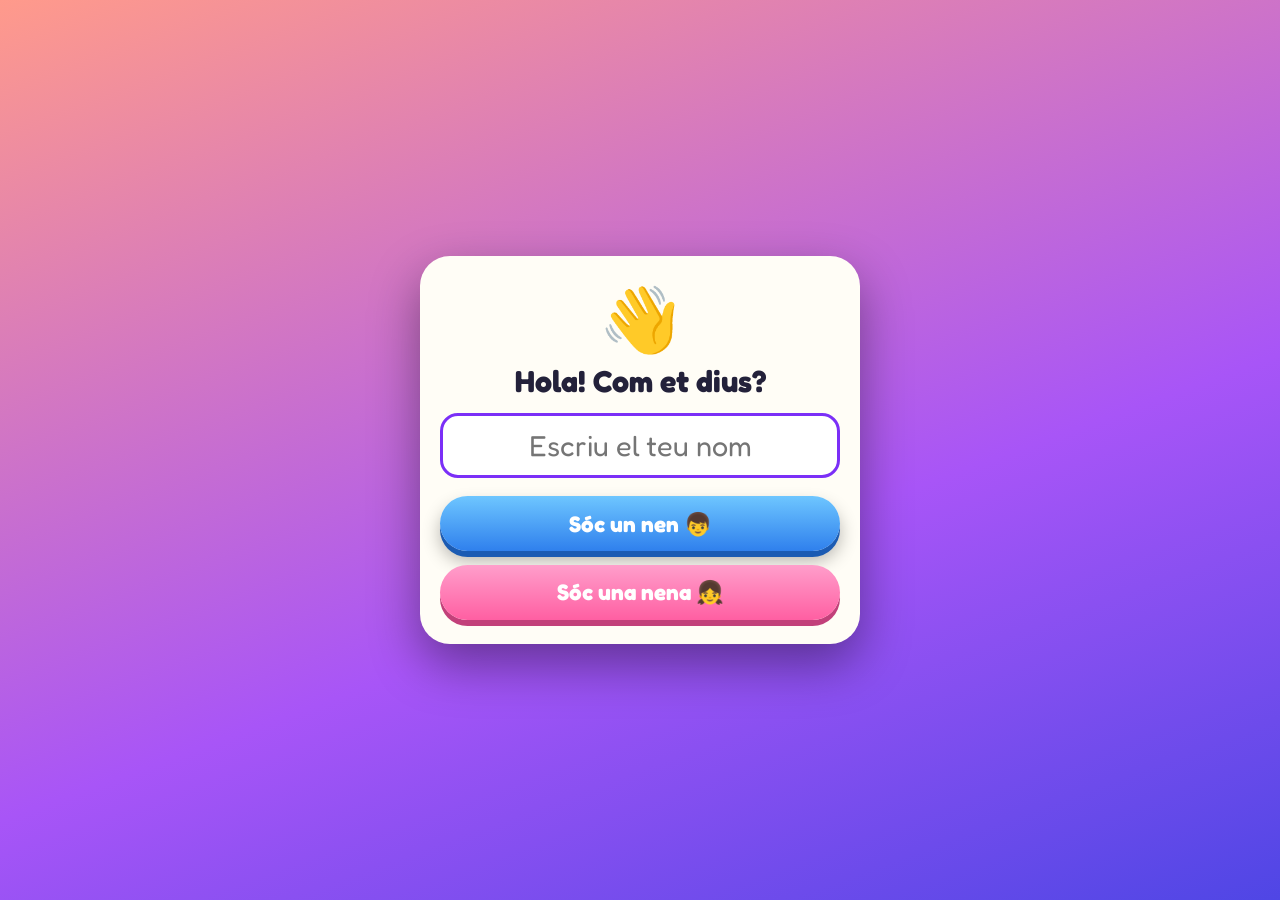
<file: mates/series/index.html>
<!doctype html>
<html lang="ca">
<head>
<meta charset="utf-8">
<meta name="viewport" content="width=device-width, initial-scale=1, viewport-fit=cover">
<title>Els Salts de la Granota Rita</title>
<link rel="icon" href="data:image/svg+xml,<svg xmlns='http://www.w3.org/2000/svg' viewBox='0 0 100 100'><text y='.9em' font-size='90'>🐸</text></svg>">
<link rel="preconnect" href="https://fonts.googleapis.com">
<link rel="stylesheet" href="https://fonts.googleapis.com/css2?family=Fredoka:wght@400;500;600;700&display=swap">
<link rel="stylesheet" href="../../comu/comu.css?v=3">
<link rel="stylesheet" href="../../comu/missio.css?v=3">
<style>
  :root { --accent: #2ecc71; }
  body { background: linear-gradient(180deg, #7fdbda 0%, #2a9d8f 45%, #1d6f63 100%); background-attachment: fixed; }
  .rita { position: relative; display: inline-block; }
  .rita .hat { position: absolute; left: 50%; top: -.42em; transform: translateX(-50%) rotate(-8deg); font-size: .62em; }

  /* l'estany */
  .pond { position: relative; display: flex; flex-wrap: wrap; justify-content: center; gap: 18px 14px; padding: 46px 10px 14px; background: radial-gradient(ellipse at 50% 40%, rgba(255,255,255,.18), rgba(0,0,0,.12)); border-radius: 30px; width: 100%; max-width: 620px; }
  .pad { position: relative; width: 62px; height: 62px; border-radius: 50%; background: radial-gradient(circle at 35% 30%, #a8e063, #3d9b35 70%); box-shadow: inset -4px -6px 0 rgba(0,0,0,.18), 0 4px 0 rgba(0,0,0,.15); display: flex; align-items: center; justify-content: center; font-size: 1.6rem; font-weight: 700; color: #fff; text-shadow: 0 2px 0 rgba(0,0,0,.35); }
  .pad::after { content: ''; position: absolute; right: 8px; top: 50%; width: 22px; height: 6px; background: #1d6f63; transform: rotate(-30deg); border-radius: 3px; opacity: .45; }
  .pad span { position: relative; z-index: 1; }
  .pond.big .pad { width: 66px; height: 66px; font-size: 1.35rem; }
  .pad.gap { background: radial-gradient(circle, rgba(255,255,255,.25), rgba(255,255,255,.08)); border: 3px dashed var(--gold); color: var(--gold); animation: pulse 1.2s infinite; box-shadow: none; }
  .pad.gap::after { display: none; }
  .pad.cur { border-style: solid; box-shadow: 0 0 0 4px var(--gold); }
  .pad.ok { background: radial-gradient(circle at 35% 30%, #fff59d, #f9a825 70%); animation: pop .4s; }
  .pad.shown { background: radial-gradient(circle at 35% 30%, #b9f6ca, #2ecc71 70%); border: none; animation: none; }
  .rl { position: absolute; top: -26px; left: -22px; font-style: normal; font-size: .95rem; background: #fff; color: #1d6f63; border-radius: 999px; padding: 0 6px; text-shadow: none; z-index: 2; transition: opacity .3s; white-space: nowrap; }
  .rl.hid { opacity: 0; }
  .frog { position: absolute; z-index: 3; font-size: 2.2rem; transform: translate(-50%, -78%); transition: left .3s ease-in-out, top .3s ease-in-out; pointer-events: none; }
  .frog.jump .rita { animation: jump .32s ease-out; }
  @keyframes jump { 50% { transform: translateY(-26px) rotate(-10deg); } }
  @media (max-width: 500px) {
    .pond { gap: 18px 10px; padding: 44px 6px 12px; }
    .pad { width: 54px; height: 54px; font-size: 1.4rem; }
    .pond.big .pad { width: 58px; height: 58px; font-size: 1.15rem; }
    .rl { font-size: .85rem; left: -19px; }
  }
</style>
</head>
<body>
<div id="app"></div>
<script src="../../comu/comu.js?v=3"></script>
<script src="../../comu/premi.js?v=3"></script>
<script src="../../comu/missio.js?v=3"></script>
<script src="joc.js?v=3"></script>
</body>
</html>
</file>
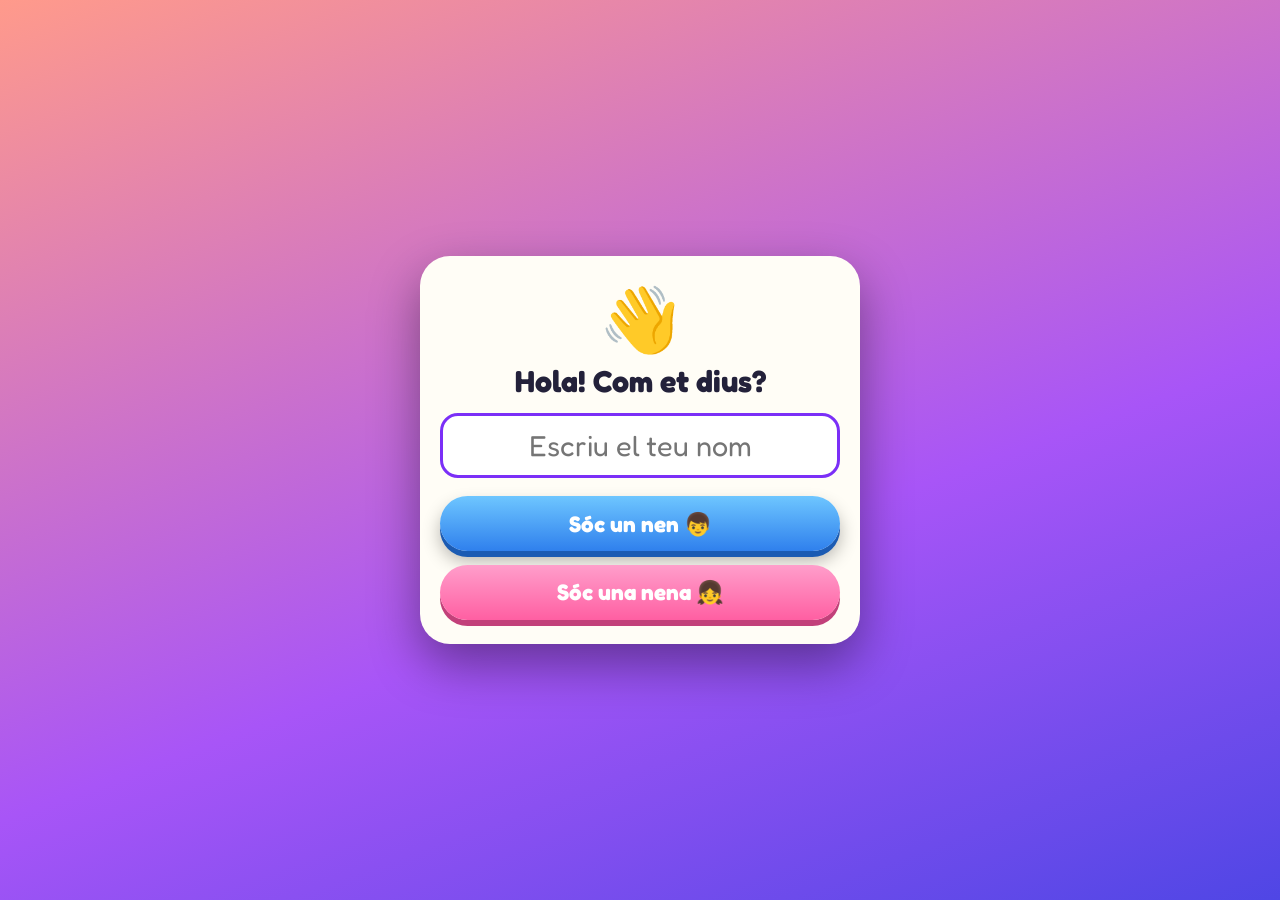
<file: mates/taules/index.html>
<!doctype html>
<html lang="ca">
<head>
<meta charset="utf-8">
<meta name="viewport" content="width=device-width, initial-scale=1, viewport-fit=cover">
<title>L'Incubadora del Doctor Per</title>
<link rel="icon" href="data:image/svg+xml,<svg xmlns='http://www.w3.org/2000/svg' viewBox='0 0 100 100'><text y='.9em' font-size='90'>🥚</text></svg>">
<link rel="preconnect" href="https://fonts.googleapis.com">
<link rel="stylesheet" href="https://fonts.googleapis.com/css2?family=Fredoka:wght@400;500;600;700&display=swap">
<link rel="stylesheet" href="../../comu/comu.css?v=3">
<link rel="stylesheet" href="../../comu/missio.css?v=3">
<style>
  :root { --accent: #ff9f43; }
  body { background: radial-gradient(circle at 50% 0%, #2bc0e4 0%, #3a7bd5 45%, #2c1e6b 100%); background-attachment: fixed; }

  /* aprendre la taula */
  .mira { display: flex; flex-direction: column; align-items: center; gap: 10px; width: 100%; max-width: 460px; }
  .egg-btn { font-size: 4.4rem; background: none; line-height: 1; display: flex; flex-direction: column; align-items: center; filter: drop-shadow(0 6px 8px rgba(0,0,0,.3)); }
  .egg-btn small { font-size: 1rem; font-weight: 700; background: var(--gold); color: #4a2a00; border-radius: 999px; padding: 2px 12px; margin-top: 2px; }
  .egg-btn.wob { animation: wob .4s; }
  @keyframes wob { 25% { transform: rotate(-14deg); } 75% { transform: rotate(14deg); } }
  .taula { display: grid; grid-template-columns: 1fr 1fr; gap: 6px; width: 100%; }
  .t-row { display: flex; justify-content: space-between; align-items: center; background: rgba(255,255,255,.12); color: rgba(255,255,255,.25); border-radius: 14px; padding: 6px 12px; font-size: 1.3rem; font-weight: 600; }
  .t-row b { color: transparent; }
  .t-row.on { background: #fff; color: var(--ink); box-shadow: 0 4px 0 #a9aec9; }
  .t-row.on b { color: #e67e22; }

  /* comptar de n en n */
  .skip-line { display: flex; flex-wrap: wrap; justify-content: center; align-items: center; gap: 4px; font-size: clamp(1.6rem, 7vw, 2.4rem); font-weight: 700; }
  .skip-line span { background: #fff; color: var(--ink); border-radius: 50%; width: 1.9em; height: 1.9em; display: flex; align-items: center; justify-content: center; box-shadow: 0 4px 0 #a9aec9; }
  .skip-line span.gap { background: var(--gold); color: #4a2a00; animation: pulse 1.2s infinite; }
  .skip-line span.gap.ok { background: #b9f6ca; animation: pop .4s; }
  .skip-line i { font-style: normal; font-size: .6em; opacity: .8; }

  /* grups */
  .grups { display: flex; flex-wrap: wrap; justify-content: center; gap: 10px; max-width: 520px; }
  .plat { background: radial-gradient(#fff 55%, #dfe6f0 56%); border-radius: 50%; width: 92px; height: 92px; display: flex; flex-wrap: wrap; align-items: center; justify-content: center; align-content: center; font-size: 1.05rem; padding: 12px; box-shadow: 0 4px 0 rgba(0,0,0,.2); }
  .q-txt { font-size: 1.3rem; text-align: center; line-height: 1.45; }
  .q-txt .suma { font-size: 1.15rem; opacity: .9; }
  .problema { background: rgba(255,255,255,.12); border-radius: 22px; padding: 10px 14px; max-width: 560px; }
  .pb-pic { font-size: 2rem; text-align: center; letter-spacing: .1em; }
  @media (max-width: 500px) {
    .plat { width: 78px; height: 78px; font-size: .9rem; padding: 10px; }
    .t-row { font-size: 1.1rem; padding: 5px 10px; }
    .egg-btn { font-size: 3.6rem; }
    .q-txt { font-size: 1.15rem; }
  }
</style>
</head>
<body>
<div id="app"></div>
<script src="../../comu/comu.js?v=3"></script>
<script src="../../comu/premi.js?v=3"></script>
<script src="../../comu/missio.js?v=3"></script>
<script src="joc.js?v=3"></script>
</body>
</html>
</file>
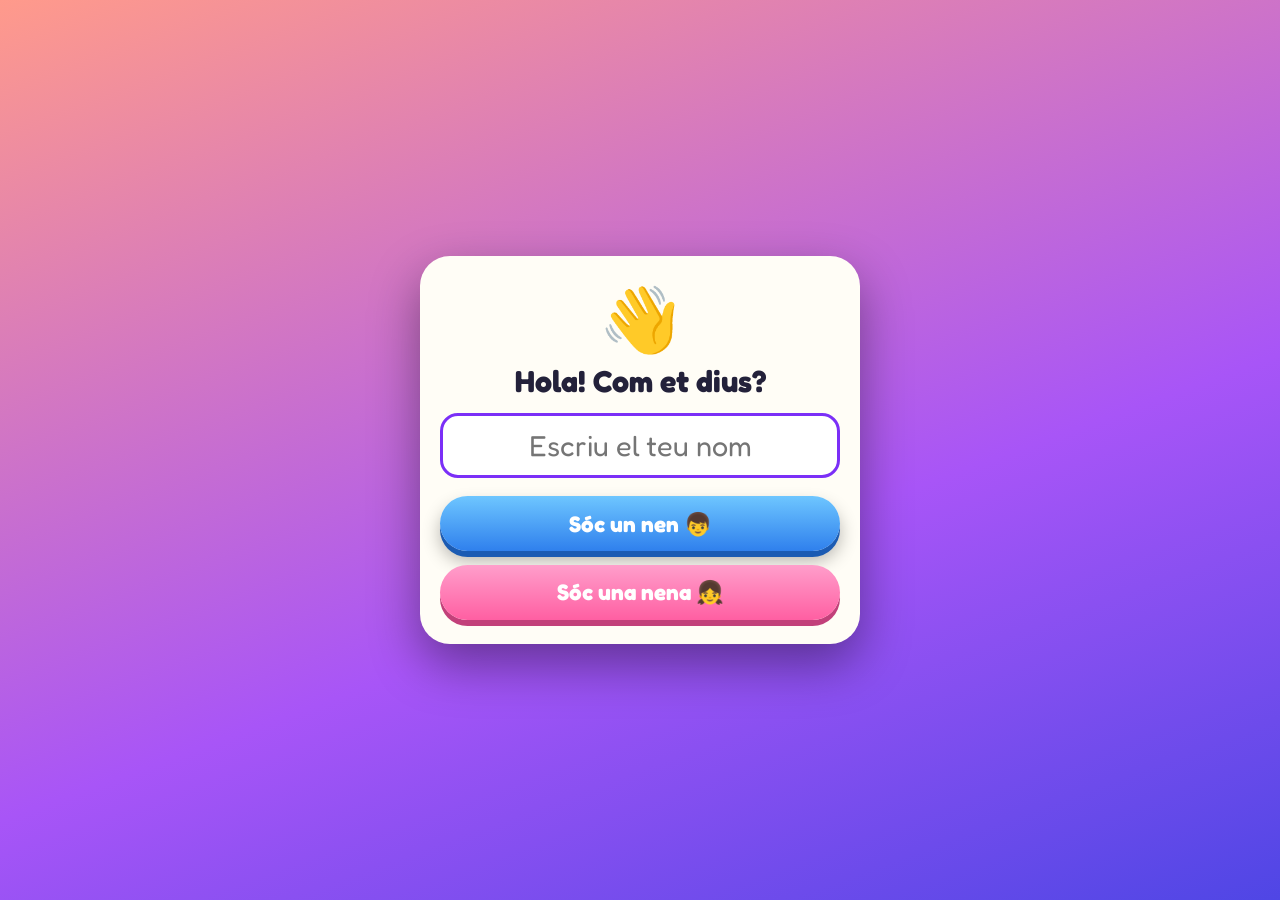
<file: medi/cos/index.html>
<!doctype html>
<html lang="ca">
<head>
<meta charset="utf-8">
<meta name="viewport" content="width=device-width, initial-scale=1, viewport-fit=cover">
<title>El Laboratori de l'Ossi</title>
<link rel="icon" href="data:image/svg+xml,<svg xmlns='http://www.w3.org/2000/svg' viewBox='0 0 100 100'><text y='.9em' font-size='90'>🦴</text></svg>">
<link rel="preconnect" href="https://fonts.googleapis.com">
<link rel="stylesheet" href="https://fonts.googleapis.com/css2?family=Fredoka:wght@400;500;600;700&display=swap">
<link rel="stylesheet" href="../../comu/comu.css?v=3">
<style>
  body { background: radial-gradient(circle at 15% 10%, rgba(255,255,255,.18) 0%, transparent 40%), linear-gradient(160deg, #0f766e 0%, #0d9488 45%, #15803d 100%); }
  #app { min-height: 100vh; }
  .wrap { padding: 76px 16px 40px; max-width: 1000px; margin: 0 auto; text-align: center; }
  .wrap h1 { margin: 0; font-size: clamp(1.8rem, 5vw, 2.8rem); text-shadow: 0 4px 0 rgba(0,0,0,.25); }

  /* Ossi */
  .ossi { width: 100%; height: auto; display: block; filter: drop-shadow(0 6px 6px rgba(0,0,0,.25)); }
  .ossi.happy { animation: jump .5s; }
  .ossi.sad { animation: shake .45s; }
  @keyframes jump { 30% { transform: translateY(-18px) rotate(-6deg); } 60% { transform: translateY(0) scale(.97, 1.03); } }
  .hero-ossi { width: 170px; margin: 0 auto; animation: bob 2.4s ease-in-out infinite; }
  .hero-ossi.small { width: 120px; cursor: pointer; }
  .belly { font-size: 1.2rem; margin-top: 6px; font-weight: 600; }

  /* nivells */
  .levels { display: grid; grid-template-columns: repeat(auto-fill, minmax(190px, 1fr)); gap: 16px; margin-top: 18px; }
  .lvl { background: rgba(255,255,255,.95); color: var(--ink); border-radius: 24px; padding: 16px; box-shadow: 0 6px 0 rgba(0,0,0,.2); }
  .lvl .le { font-size: 2.8rem; }
  .lvl .ln { font-size: 1.3rem; font-weight: 700; }
  .lvl .ld { font-size: .95rem; opacity: .7; min-height: 2.4em; }
  .lvl.locked { opacity: .5; filter: grayscale(.8); }
  @media (max-width: 520px) { .levels { grid-template-columns: 1fr 1fr; gap: 10px; } .lvl { padding: 10px 8px; } .lvl .le { font-size: 2.2rem; } .lvl .ln { font-size: 1.05rem; } .lvl .ld { font-size: .8rem; } }
  .lvl.next { animation: pulse 1.6s infinite; box-shadow: 0 6px 0 #f5a623, 0 0 0 4px #ffd23f; }

  /* joc */
  .play { padding: 70px 14px 30px; max-width: 980px; margin: 0 auto; display: flex; flex-direction: column; gap: 14px; min-height: 100vh; }
  .play-head { display: flex; align-items: center; justify-content: center; gap: 12px; flex-wrap: wrap; font-size: 1.4rem; font-weight: 700; }
  .dots { display: flex; gap: 5px; flex-wrap: wrap; justify-content: center; }
  .dots span { width: 24px; height: 24px; border-radius: 50%; background: rgba(255,255,255,.25); display: flex; align-items: center; justify-content: center; font-size: .8rem; }
  .dots span.cur { box-shadow: 0 0 0 3px #fff; }
  .guide { display: flex; align-items: center; gap: 10px; }
  .guide .gchar { width: 70px; flex: none; }
  .guide .gbubble { flex: 1; background: var(--paper); color: var(--ink); border-radius: 20px; padding: 12px 16px; font-size: 1.25rem; line-height: 1.35; position: relative; }
  .guide .gbubble::before { content: ''; position: absolute; left: -12px; top: 50%; margin-top: -12px; border: 12px solid transparent; border-right-color: var(--paper); border-left: 0; }
  .area { flex: 1; display: flex; flex-direction: column; align-items: center; gap: 16px; position: relative; }
  .foot { text-align: center; min-height: 80px; }

  /* figures */
  .figbox { position: relative; background: rgba(255,255,255,.96); border-radius: 24px; padding: 8px; box-shadow: 0 6px 0 rgba(0,0,0,.18); flex: none; }
  .figbox svg { display: block; height: min(54vh, 470px); width: auto; aspect-ratio: 1 / 2; touch-action: manipulation; cursor: pointer; }
  .figbox.face svg { height: auto; width: min(80vw, 340px); aspect-ratio: 200 / 220; }
  .figbox.mid svg { height: min(46vh, 400px); }
  .figbox.small svg { height: min(32vh, 280px); }
  .figbox.face.small svg { width: auto; height: min(30vh, 250px); }
  .figlabel { position: absolute; left: 0; right: 0; margin: 0 auto; top: 8px; background: var(--ink); color: #fff; border-radius: 999px; padding: 3px 12px; font-weight: 600; font-size: 1.05rem; max-width: 94%; width: fit-content; text-align: center; line-height: 1.2; pointer-events: none; animation: pop .3s both; }
  .mk { fill: rgba(255, 210, 63, .38); stroke: #ff9800; stroke-width: 3; animation: glow .9s ease-in-out infinite alternate; }
  .mkp, .mkp * { fill: none; stroke: #ffb300; stroke-width: 9px; stroke-opacity: .75; animation: glow .9s ease-in-out infinite alternate; }
  .mkp.ok, .mkp.ok * { stroke: #1e9e55; animation: none; }
  .mkp.bad, .mkp.bad * { stroke: #e53935; animation: none; }
  .mk.ok { fill: rgba(46, 204, 113, .4); stroke: #1e9e55; animation: none; }
  .mk.bad { fill: rgba(255, 90, 95, .4); stroke: #e53935; animation: none; }
  @keyframes glow { from { opacity: .55; } to { opacity: 1; } }

  .learn, .qrow { display: flex; flex-wrap: wrap; justify-content: center; align-items: center; gap: 12px; width: 100%; }
  .learn.tall, .qrow.tall { flex-wrap: nowrap; }
  .chips { display: flex; flex-wrap: wrap; gap: 7px; justify-content: center; max-width: 520px; }
  .learn.tall .chips { flex-direction: column; flex-wrap: nowrap; max-width: 190px; }
  .chip { background: #fff; color: var(--ink); border-radius: 999px; padding: 7px 14px; font-size: 1.05rem; font-weight: 600; box-shadow: 0 4px 0 #a9aec9; }
  .chip.seen { background: #eafff1; box-shadow: 0 4px 0 #2ecc71; }
  .chip.cur { background: #fff3c4; box-shadow: 0 4px 0 #ff9800; }
  .choices.col { grid-template-columns: 1fr; max-width: 230px; flex: 1; min-width: 0; }
  .choices.two { grid-template-columns: 1fr 1fr; max-width: 560px; }
  .choices.one { grid-template-columns: 1fr; max-width: 520px; }
  .choices.tf .choice { font-size: 1.7rem; }
  .qemoji { font-size: 5rem; line-height: 1; animation: pop .4s both; }
  .statement { background: var(--paper); color: var(--ink); border-radius: 22px; padding: 18px 20px; font-size: 1.5rem; font-weight: 600; line-height: 1.35; max-width: 620px; text-align: center; box-shadow: 0 6px 0 rgba(0,0,0,.18); }
  .statement .icon-btn { background: #eee; color: #333; vertical-align: middle; margin-left: 6px; }

  .sec { grid-column: 1 / -1; text-align: left; font-size: 1.35rem; font-weight: 700; margin-top: 10px; text-shadow: 0 2px 0 rgba(0,0,0,.2); }

  /* ordenar */
  .order { display: flex; flex-direction: column; align-items: center; gap: 16px; width: 100%; max-width: 560px; }
  .ord-slots { display: flex; flex-direction: column; gap: 7px; width: 100%; }
  .oslot { display: flex; align-items: center; gap: 10px; background: rgba(255,255,255,.92); color: var(--ink); border-radius: 16px; min-height: 48px; padding: 6px 12px; text-align: left; font-size: 1.15rem; font-weight: 600; border-bottom: 4px solid #a9aec9; }
  .oslot .on { flex: none; width: 30px; height: 30px; border-radius: 50%; background: #0d9488; color: #fff; display: flex; align-items: center; justify-content: center; font-weight: 700; }
  .oslot.right { background: #b9f6ca; border-color: #2ecc71; }
  .ord-bank .chip { font-size: 1.2rem; padding: 10px 16px; }
  .chip.used { visibility: hidden; }

  /* sentits */
  .senses { display: grid; grid-template-columns: repeat(auto-fit, minmax(150px, 1fr)); gap: 14px; width: 100%; max-width: 820px; }
  .sense { background: #fff; color: var(--ink); border-radius: 22px; padding: 14px 8px; box-shadow: 0 6px 0 #a9aec9; }
  .sense .se { font-size: 3.2rem; line-height: 1.1; }
  .sense .sn { font-size: 1.35rem; font-weight: 700; }
  .sense .so { font-size: 1rem; color: #0d9488; font-weight: 600; }
  .sense.seen { box-shadow: 0 6px 0 #2ecc71; background: #eafff1; }
  .sense.cur { box-shadow: 0 6px 0 #ff9800; background: #fff3c4; }

  @media (max-width: 520px) {
    .guide .gchar { width: 54px; } .guide .gbubble { font-size: 1.05rem; }
    .figbox { padding: 5px; border-radius: 18px; }
    .figbox svg { height: min(50vh, 420px); }
    .figbox.mid svg { height: min(42vh, 360px); }
    .learn.tall { gap: 8px; }
    .learn.tall .chips { max-width: 150px; gap: 5px; }
    .chip { font-size: .92rem; padding: 6px 10px; }
    .choices.col .choice { font-size: 1.05rem; min-height: 54px; padding: 8px 6px; }
    .choices.two .choice { font-size: 1.15rem; }
    .senses { grid-template-columns: repeat(2, 1fr); gap: 10px; }
    .sense .se { font-size: 2.6rem; }
    .statement { font-size: 1.25rem; padding: 14px; }
    .qemoji { font-size: 4rem; }
    .figlabel { font-size: .9rem; }
  }
</style>
</head>
<body>
<div id="app"></div>
<script src="../../comu/comu.js?v=3"></script>
<script src="dades.js?v=3"></script>
<script src="aparells.js?v=3"></script>
<script src="joc.js?v=3"></script>
</body>
</html>
</file>
<file: comu/comu.css>
/* Estils comuns dels jocs de l'Eloi */
:root {
  --ok: #2ecc71;
  --bad: #ff5a5f;
  --gold: #ffd23f;
  --ink: #23213a;
  --paper: #fffdf6;
}
* { box-sizing: border-box; -webkit-tap-highlight-color: transparent; }
html, body { margin: 0; min-height: 100%; }
body {
  font-family: 'Fredoka', 'Baloo 2', 'Trebuchet MS', system-ui, sans-serif;
  font-size: 18px;
  color: #fff;
  background: #10153a;
  overflow-x: hidden;
  -webkit-user-select: none;
  user-select: none;
}
button { font-family: inherit; cursor: pointer; border: none; color: inherit; touch-action: manipulation; }
html { touch-action: manipulation; -webkit-text-size-adjust: 100%; }

/* Peu de pantalla de joc: el botó principal sempre visible al mòbil */
.foot {
  position: sticky; bottom: 0; z-index: 20;
  padding: 10px 0 calc(10px + env(safe-area-inset-bottom));
  background: linear-gradient(transparent, rgba(0, 0, 0, .25) 40%);
  border-radius: 20px 20px 0 0;
}
.foot:has(.btn[style*="hidden"]) { background: none; }
input { font-family: inherit; }
.hidden { display: none !important; }

/* ---------- Botons ---------- */
.btn {
  display: inline-block;
  background: linear-gradient(#ffe066, #f5a623);
  color: #4a2a00;
  font-size: 1.4rem;
  font-weight: 700;
  padding: .6em 1.4em;
  border-radius: 999px;
  box-shadow: 0 6px 0 #b8760f, 0 10px 18px rgba(0, 0, 0, .3);
  transition: transform .08s, box-shadow .08s;
  text-decoration: none;
}
.btn:active { transform: translateY(4px); box-shadow: 0 2px 0 #b8760f, 0 4px 8px rgba(0, 0, 0, .3); }
.btn:disabled { opacity: .45; cursor: default; }
.btn.blue { background: linear-gradient(#6ec6ff, #2f80ed); color: #fff; box-shadow: 0 6px 0 #1b5bb3, 0 10px 18px rgba(0, 0, 0, .3); }
.btn.green { background: linear-gradient(#7bed9f, #20bf6b); color: #fff; box-shadow: 0 6px 0 #148a4c, 0 10px 18px rgba(0, 0, 0, .3); }
.btn.big { font-size: 2rem; }

.icon-btn {
  width: 50px; height: 50px; border-radius: 50%;
  background: rgba(255, 255, 255, .18);
  font-size: 1.5rem; line-height: 50px; text-align: center;
  color: #fff; text-decoration: none;
  backdrop-filter: blur(4px);
  box-shadow: 0 3px 8px rgba(0, 0, 0, .25);
  display: inline-block;
}
.icon-btn.small { width: 42px; height: 42px; line-height: 42px; font-size: 1.2rem; }

/* ---------- Barra superior ---------- */
.topbar {
  position: fixed; top: 0; left: 0; right: 0; z-index: 60;
  display: flex; justify-content: space-between; padding: 10px; pointer-events: none;
}
.topbar > div { display: flex; gap: 8px; }
.topbar .icon-btn { pointer-events: auto; }

/* ---------- Història / diàlegs ---------- */
.story {
  position: fixed; inset: 0; z-index: 100;
  background: rgba(5, 8, 30, .65);
  display: flex; align-items: flex-end; justify-content: center;
  padding: 20px;
  animation: fadeIn .3s;
}
.story-box { display: flex; gap: 14px; align-items: flex-end; max-width: 860px; width: 100%; margin-bottom: 4vh; }
.story-char { font-size: 6rem; line-height: 1; animation: bob 2s ease-in-out infinite; filter: drop-shadow(0 6px 10px rgba(0, 0, 0, .4)); flex: none; }
.story-char svg { width: 120px; height: auto; display: block; }
.story-bubble {
  position: relative; flex: 1;
  background: var(--paper); color: var(--ink);
  border-radius: 26px; padding: 18px 22px 14px;
  font-size: 1.35rem; line-height: 1.45;
  box-shadow: 0 10px 30px rgba(0, 0, 0, .4);
  animation: pop .35s both;
}
.story-bubble::before {
  content: ''; position: absolute; left: -14px; bottom: 30px;
  border: 14px solid transparent; border-right-color: var(--paper); border-left: 0;
}
.story-name { font-weight: 700; color: #7b2ff7; font-size: 1.1rem; margin-bottom: 4px; }
.story-actions { display: flex; justify-content: flex-end; align-items: center; gap: 10px; margin-top: 12px; }
.story-actions .icon-btn { background: #eee; color: #333; }
@media (max-width: 600px) {
  .story-box { flex-direction: column; align-items: flex-start; }
  .story-char { font-size: 4.5rem; }
  .story-char svg { width: 90px; }
  .story-bubble::before { display: none; }
  .story-bubble { font-size: 1.15rem; }
}

/* ---------- Modal final ---------- */
.modal-bg {
  position: fixed; inset: 0; z-index: 110; background: rgba(5, 8, 30, .7);
  display: flex; align-items: center; justify-content: center; padding: 20px; animation: fadeIn .3s;
}
.modal {
  background: var(--paper); color: var(--ink); border-radius: 30px;
  padding: 26px 30px; max-width: 520px; width: 100%; text-align: center;
  box-shadow: 0 20px 50px rgba(0, 0, 0, .5); animation: pop .4s both;
}
.modal-icon { font-size: 4.5rem; line-height: 1.1; }
.modal h2 { margin: .2em 0; font-size: 2rem; }
.modal p { font-size: 1.25rem; margin: .4em 0 .8em; }
.modal-btns { display: flex; gap: 12px; justify-content: center; flex-wrap: wrap; margin-top: 10px; }
.stars { font-size: 3rem; letter-spacing: .1em; }
.stars span { display: inline-block; filter: grayscale(1) opacity(.3); transition: filter .3s, transform .3s; }
.stars span.on { filter: none; animation: starIn .5s both; }
.mini-stars { font-size: 1.1rem; letter-spacing: .05em; }
.mini-stars span { filter: grayscale(1) opacity(.35); }
.mini-stars span.on { filter: none; }

/* ---------- Teclat numèric ---------- */
.kp { display: flex; flex-direction: column; align-items: center; gap: 12px; }
.kp-display {
  min-width: 260px; min-height: 76px; padding: 8px 18px;
  background: rgba(255, 255, 255, .95); color: var(--ink);
  border-radius: 18px; font-size: 3rem; font-weight: 700; text-align: center; letter-spacing: .04em;
  box-shadow: inset 0 3px 8px rgba(0, 0, 0, .2);
}
.kp-display.right { background: #c8f7d8; }
.kp-cursor { display: inline-block; width: 3px; height: .9em; background: #7b2ff7; vertical-align: middle; margin-left: 3px; animation: blink 1s steps(1) infinite; }
.keypad { display: grid; grid-template-columns: repeat(3, 72px); gap: 10px; }
.keypad button {
  font-size: 1.9rem; font-weight: 700; height: 62px; border-radius: 16px;
  background: #fff; color: var(--ink); box-shadow: 0 5px 0 #a9aec9;
}
.keypad button:active { transform: translateY(3px); box-shadow: 0 2px 0 #a9aec9; }
.keypad .kp-del, .keypad .kp-clr { background: #ffe1e1; }
@media (max-width: 500px), (max-height: 760px) {
  .kp { gap: 8px; }
  .kp-display { min-height: 60px; font-size: 2.4rem; padding: 4px 14px; }
  .keypad { grid-template-columns: repeat(3, 76px); gap: 8px; }
  .keypad button { height: 52px; font-size: 1.7rem; }
}

/* ---------- Opcions (tipus test) ---------- */
.choices { display: grid; grid-template-columns: repeat(auto-fit, minmax(200px, 1fr)); gap: 14px; width: 100%; max-width: 760px; margin: 0 auto; }
.choice {
  background: #fff; color: var(--ink); border-radius: 20px; padding: 16px 12px;
  font-size: 1.5rem; font-weight: 600; box-shadow: 0 6px 0 #a9aec9; min-height: 74px;
  transition: transform .1s;
}
.choice:hover { transform: translateY(-2px); }
.choice:active { transform: translateY(3px); box-shadow: 0 3px 0 #a9aec9; }
.choice.right { background: #b9f6ca; box-shadow: 0 6px 0 #2ecc71; }
.choice.wrong { background: #ffcdd2; box-shadow: 0 6px 0 #ff5a5f; opacity: .7; }

/* ---------- Lletreja (lletres) ---------- */
.spell { display: flex; flex-direction: column; align-items: center; gap: 18px; }
.spell-slots, .spell-bank { display: flex; flex-wrap: wrap; justify-content: center; gap: 8px; }
.slot, .letter {
  width: 54px; height: 62px; border-radius: 14px; font-size: 2rem; font-weight: 700;
  display: flex; align-items: center; justify-content: center; text-transform: lowercase;
}
.slot { background: rgba(255, 255, 255, .9); color: var(--ink); border-bottom: 5px solid #a9aec9; }
.slot.fixed { background: transparent; color: #fff; border: none; width: 26px; }
.slot.right { background: #b9f6ca; border-color: #2ecc71; }
.letter { background: linear-gradient(#fff6c7, #ffd23f); color: #4a2a00; box-shadow: 0 5px 0 #c9971a; }
.letter.used { visibility: hidden; }
@media (max-width: 500px) { .slot, .letter { width: 42px; height: 50px; font-size: 1.6rem; } }

/* ---------- Efectes ---------- */
.confetti { position: fixed; top: -20px; width: 11px; height: 17px; z-index: 300; pointer-events: none; animation: fall linear forwards; border-radius: 2px; }
.float-msg {
  position: fixed; left: 50%; top: 42%; z-index: 150; pointer-events: none;
  font-size: 3rem; font-weight: 700; white-space: nowrap; color: #fff;
  text-shadow: 0 4px 0 rgba(0, 0, 0, .35), 0 0 20px rgba(0, 0, 0, .4);
  animation: floatUp 1.3s ease-out forwards;
}
.shake { animation: shake .45s; }
.pop { animation: pop .4s both; }

@keyframes fall { to { transform: translateY(110vh) rotate(800deg); } }
@keyframes bob { 0%, 100% { transform: translateY(0); } 50% { transform: translateY(-10px); } }
@keyframes pop { 0% { transform: scale(.4); opacity: 0; } 75% { transform: scale(1.08); opacity: 1; } 100% { transform: scale(1); } }
@keyframes fadeIn { from { opacity: 0; } }
@keyframes blink { 50% { opacity: 0; } }
@keyframes shake { 0%, 100% { transform: translateX(0); } 20% { transform: translateX(-12px); } 40% { transform: translateX(10px); } 60% { transform: translateX(-7px); } 80% { transform: translateX(5px); } }
@keyframes floatUp { 0% { transform: translate(-50%, 0) scale(.5); opacity: 0; } 20% { transform: translate(-50%, -10px) scale(1.15); opacity: 1; } 100% { transform: translate(-50%, -110px) scale(1); opacity: 0; } }
@keyframes starIn { 0% { transform: scale(0) rotate(-90deg); } 70% { transform: scale(1.4) rotate(10deg); } 100% { transform: scale(1); } }
@keyframes pulse { 0%, 100% { transform: scale(1); } 50% { transform: scale(1.08); } }

/* Pantalla d'inici comuna */
.splash { min-height: 100vh; display: flex; flex-direction: column; align-items: center; justify-content: center; text-align: center; padding: 70px 20px 30px; gap: 14px; }
.splash h1 { font-size: clamp(2.2rem, 7vw, 4rem); margin: 0; line-height: 1.05; text-shadow: 0 5px 0 rgba(0, 0, 0, .3); }
.splash .sub { font-size: 1.3rem; opacity: .9; margin: 0 0 10px; }
.splash .hero { font-size: 7rem; animation: bob 2.4s ease-in-out infinite; }

@media print {
  .topbar, .no-print { display: none !important; }
}

/* Pantalles de joc més compactes al mòbil */
@media (max-width: 500px) {
  body .play { gap: 10px; padding-top: 64px; padding-left: 10px; padding-right: 10px; }
  body .area { gap: 12px; }
  body .play-head { gap: 6px; }
  body .guide .gbubble { padding: 10px 12px; }
  .choice { font-size: 1.3rem; min-height: 64px; padding: 12px 8px; }
  .choices { gap: 10px; }
}

/* ---------- Premis: sorpreses, jocs de regal i diploma (comu/premi.js) ---------- */
.sorpresa { margin: 14px 0 4px; border-radius: 20px; padding: 12px 16px; text-align: center; font-size: 1.15rem; line-height: 1.4; }
.sorpresa.jk { background: #fff3c4; color: #5a4300; }
.sorpresa.cur { background: #e3f2fd; color: #0d3c61; }
.sorpresa .s-tit { font-weight: 700; font-size: 1.2rem; margin-bottom: 4px; }
.sorpresa .s-ans { font-weight: 700; font-size: 1.3rem; margin-top: 8px; color: #d35400; }
.btn.small-btn { font-size: 1.1rem; padding: .45em 1.1em; margin-top: 8px; }

.premi-ov {
  position: fixed; inset: 0; z-index: 90; overflow-y: auto;
  background: radial-gradient(circle at 50% 20%, #ff9a8b, #a855f7 55%, #3b1f8f);
  display: flex; justify-content: center; animation: fadeIn .3s;
}
.premi-ov.dipl { background: radial-gradient(circle at 50% 20%, #fff6d6, #f5c76b 60%, #c98a1a); }
.premi-in { width: 100%; max-width: 640px; padding: 70px 16px 24px; display: flex; flex-direction: column; gap: 14px; min-height: 100%; color: #fff; text-align: center; }
.r-head h2 { margin: 0; font-size: 2.2rem; text-shadow: 0 4px 0 rgba(0,0,0,.2); }
.r-head p { margin: 6px 0 0; font-size: 1.25rem; }
.r-gift { font-size: 5rem; animation: bob 1.6s ease-in-out infinite; }
.r-rec { font-weight: 700; color: var(--gold); font-size: 1.6rem !important; }
.r-list { display: grid; gap: 12px; }
.r-card { background: #fff; color: var(--ink); border-radius: 22px; padding: 14px; display: grid; grid-template-columns: 70px 1fr; grid-template-rows: auto auto; text-align: left; align-items: center; column-gap: 10px; box-shadow: 0 6px 0 rgba(0,0,0,.2); font-size: 1.35rem; }
.r-card .r-e { grid-row: span 3; font-size: 3.2rem; text-align: center; }
.r-card small { font-size: 1rem; opacity: .75; }
.r-card .r-best { color: #7b2ff7; opacity: 1; font-weight: 600; }
.r-card:active { transform: translateY(3px); }
.r-foot { margin-top: 6px; }
.r-count { flex: 1; display: flex; flex-direction: column; justify-content: center; align-items: center; }
.r-count small { font-size: 1.5rem; }
.r-count div { font-size: 7rem; font-weight: 700; text-shadow: 0 6px 0 rgba(0,0,0,.25); }

.m-bar { display: flex; justify-content: space-around; font-size: 1.6rem; background: rgba(0,0,0,.2); border-radius: 999px; padding: 6px 12px; }
.m-sky { position: relative; flex: 1; min-height: 60vh; overflow: hidden; border-radius: 24px; background: linear-gradient(#8fd3ff, #d9f3ff); touch-action: none; }
.balloon { position: absolute; bottom: -110px; width: 64px; height: 80px; border-radius: 50% 50% 46% 46%; background: radial-gradient(circle at 32% 28%, rgba(255,255,255,.7), var(--c) 40%); animation: rise linear forwards; font-size: 1.6rem; box-shadow: inset -6px -8px 0 rgba(0,0,0,.12); }
.balloon::after { content: ''; position: absolute; left: 50%; top: 100%; width: 2px; height: 40px; background: rgba(0,0,0,.35); }
.balloon.popped { animation: popOut .2s forwards; }
.m-plus { position: absolute; font-size: 2rem; font-weight: 700; color: #ff5a5f; pointer-events: none; animation: floatUp2 .7s forwards; }
@keyframes rise { to { transform: translateY(calc(-60vh - 220px)); } }
@keyframes popOut { to { transform: scale(1.6); opacity: 0; } }
@keyframes floatUp2 { to { transform: translateY(-50px); opacity: 0; } }
.m-holes { display: grid; grid-template-columns: repeat(3, 1fr); gap: 14px; padding: 10px; background: #6fbf4a; border-radius: 24px; }
.hole { aspect-ratio: 1; border-radius: 50%; background: radial-gradient(ellipse at 50% 70%, #3b2410 55%, #5a3a1a 56%); overflow: hidden; position: relative; }
.mole { position: absolute; left: 10%; right: 10%; bottom: -100%; height: 90%; border-radius: 50% 50% 20% 20%; background: none; font-size: clamp(2.6rem, 14vw, 4rem); transition: bottom .15s; }
.mole.up { bottom: 0; }
.m-cards { display: grid; grid-template-columns: repeat(4, 1fr); gap: 10px; }
.mcard { aspect-ratio: 3/4; border-radius: 16px; background: linear-gradient(135deg, #7b2ff7, #f107a3); font-size: 2.6rem; box-shadow: 0 5px 0 rgba(0,0,0,.25); transition: transform .25s; }
.mcard span { opacity: 0; transition: opacity .15s; }
.mcard.open { background: #fff; transform: scale(1.05); }
.mcard.open span { opacity: 1; }
.mcard.done { background: #b9f6ca; }

.diploma2 { position: relative; background: #fffaf0; color: #3b2b12; border: 10px double #d4a017; border-radius: 18px; padding: 24px 18px 18px; margin: 0 auto; width: 100%; box-shadow: 0 16px 40px rgba(0,0,0,.3); }
.diploma2 p { margin: .3em 0; font-size: 1.15rem; }
.d-corner { position: absolute; top: 10px; font-size: 2.2rem; }
.d-corner.tl { left: 12px; } .d-corner.tr { right: 12px; }
.d-medal { font-size: 4rem; line-height: 1; }
.d-small { letter-spacing: .4em; font-weight: 700; color: #b8860b; font-size: 1.1rem; }
.d-title { font-size: clamp(1.7rem, 7vw, 2.4rem); font-weight: 700; color: #7b2ff7; line-height: 1.1; margin: 6px 0 10px; }
.d-name { font-size: clamp(2.6rem, 12vw, 3.6rem); font-weight: 700; color: #d35400; border-bottom: 3px dotted #d4a017; display: inline-block; padding: 0 20px; }
.d-why { font-size: 1.2rem !important; }
.d-stars { font-size: 1.5rem !important; font-weight: 700; }
.d-foot { display: flex; justify-content: space-between; align-items: flex-end; margin-top: 14px; font-size: 1rem; gap: 10px; }
.d-sign { font-style: italic; border-top: 2px solid #3b2b12; padding-top: 2px; }
.d-btns { display: flex; gap: 12px; justify-content: center; flex-wrap: wrap; margin-top: 16px; }
@media print {
  body:has(.premi-ov.dipl) > *:not(.premi-ov) { display: none !important; }
  .premi-ov.dipl { position: static; background: #fff; }
  .premi-ov.dipl .premi-in { padding-top: 0; }
}

/* ---------- Perfil (nom del jugador) ---------- */
.perfil-ov { position: fixed; inset: 0; z-index: 400; background: linear-gradient(160deg, #ff9a8b, #a855f7 60%, #4f46e5); display: flex; align-items: center; justify-content: center; padding: 20px; animation: fadeIn .3s; }
.perfil-box { background: var(--paper); color: var(--ink); border-radius: 30px; padding: 24px 20px; width: 100%; max-width: 440px; text-align: center; box-shadow: 0 20px 50px rgba(0,0,0,.4); animation: pop .4s both; }
.perfil-hi { font-size: 4rem; animation: bob 1.6s infinite; }
.perfil-box h2 { margin: 4px 0 14px; font-size: 1.9rem; }
.perfil-in { width: 100%; font-size: 1.8rem; padding: 12px 16px; border-radius: 18px; border: 3px solid #d9d2f5; outline: none; text-align: center; color: var(--ink); -webkit-user-select: text; user-select: text; }
.perfil-in:focus { border-color: #7b2ff7; }
.perfil-btns { display: flex; flex-direction: column; gap: 14px; margin-top: 18px; }
.perfil-cancel { background: none; color: #777; text-decoration: underline; font-size: 1.05rem; margin-top: 12px; }
</file>
<file: comu/missio.css>
/* Estils del motor de missions (comu/missio.js). Cada joc defineix el fons i --accent. */
:root { --accent: #7b2ff7; }
#app { min-height: 100vh; }

/* ---- Mapa (camí de nivells) ---- */
.mmap { padding: 70px 16px 40px; max-width: 640px; margin: 0 auto; text-align: center; }
.mmap h1 { margin: 0; font-size: clamp(1.8rem, 7vw, 2.6rem); text-shadow: 0 4px 0 rgba(0,0,0,.25); }
.mm-sub { font-size: 1.2rem; margin: 4px 0 10px; }
.album { background: rgba(255,255,255,.2); border-radius: 26px; padding: 6px 14px; font-size: 1.5rem; display: inline-flex; flex-wrap: wrap; justify-content: center; gap: 2px; margin-bottom: 18px; box-shadow: 0 4px 0 rgba(0,0,0,.15); }
.album span.off { filter: grayscale(1) opacity(.45); }
.path { display: flex; flex-direction: column; gap: 14px; position: relative; }
.path::before { content: ''; position: absolute; left: 50%; top: 30px; bottom: 30px; border-left: 6px dotted rgba(255,255,255,.45); }
.stone { position: relative; display: flex; align-items: center; gap: 12px; background: #fff; color: var(--ink); border-radius: 26px; padding: 10px 14px; width: 86%; text-align: left; box-shadow: 0 6px 0 rgba(0,0,0,.2); transition: transform .15s; }
.stone:nth-child(odd) { align-self: flex-start; }
.stone:nth-child(even) { align-self: flex-end; }
.stone:active { transform: translateY(3px); }
.st-orb { position: relative; flex: none; width: 66px; height: 66px; border-radius: 50%; display: flex; align-items: center; justify-content: center; font-size: 2.3rem; background: radial-gradient(circle at 32% 30%, #fff, var(--accent)); box-shadow: inset -5px -6px 0 rgba(0,0,0,.15); }
.st-txt { display: flex; flex-direction: column; line-height: 1.2; }
.st-txt b { font-size: 1.2rem; }
.st-txt small { font-size: .95rem; opacity: .7; }
.stone.locked { opacity: .55; }
.stone.locked .st-orb { filter: grayscale(1); }
.stone.locked .st-orb::after { content: '🔒'; position: absolute; right: -6px; bottom: -6px; font-size: 1.4rem; }
.stone.next { box-shadow: 0 0 0 4px var(--gold), 0 6px 0 rgba(0,0,0,.2); animation: pulse 1.6s infinite; }
.stone.boss { background: linear-gradient(135deg, #fff6d6, #ffd23f); }
.st-here { position: absolute; top: -30px; font-size: 1.8rem; animation: bob 1s infinite; }
.mm-btns { margin-top: 26px; display: flex; gap: 12px; justify-content: center; flex-wrap: wrap; }
.album-grid { display: grid; grid-template-columns: repeat(auto-fill, minmax(110px, 1fr)); gap: 10px; max-height: 55vh; overflow: auto; }
.al-it { background: #f3ecff; border-radius: 16px; padding: 8px; display: flex; flex-direction: column; align-items: center; line-height: 1.2; }
.al-it span { font-size: 2.6rem; }
.al-it small { font-size: .85rem; opacity: .75; }
.al-it.off { filter: grayscale(1); opacity: .5; }
.unlock { display: flex; align-items: center; gap: 12px; background: #f3ecff; border-radius: 18px; padding: 10px 14px; text-align: left; margin: 8px 0; animation: pop .5s .6s both; }
.unlock .un-e { font-size: 3.4rem; animation: bob 1.4s infinite; }
.unlock div:last-child { display: flex; flex-direction: column; line-height: 1.25; }
.unlock small { color: #7b2ff7; font-weight: 700; }
.unlock b { font-size: 1.3rem; }

/* ---- Pantalla de joc ---- */
.play { padding: 70px 14px 20px; max-width: 900px; margin: 0 auto; display: flex; flex-direction: column; gap: 12px; min-height: 100vh; }
.play-head { display: flex; align-items: center; justify-content: center; gap: 10px; flex-wrap: wrap; }
.play-head .ptitle { font-size: 1.35rem; font-weight: 700; }
.dots { display: flex; gap: 5px; }
.dots span { width: 26px; height: 26px; border-radius: 50%; background: rgba(255,255,255,.2); display: flex; align-items: center; justify-content: center; font-size: .85rem; }
.dots span.cur { background: rgba(255,255,255,.45); box-shadow: 0 0 0 3px #fff; }
.guide { display: flex; align-items: center; gap: 8px; }
.guide .gchar { font-size: 3rem; flex: none; animation: bob 2s infinite; line-height: 1; }
.guide .gchar svg { width: 60px; height: auto; display: block; }
.guide .gbubble { flex: 1; background: var(--paper); color: var(--ink); border-radius: 20px; padding: 10px 14px; font-size: 1.2rem; line-height: 1.35; position: relative; }
.guide .gbubble::before { content: ''; position: absolute; left: -12px; top: 50%; margin-top: -12px; border: 12px solid transparent; border-right-color: var(--paper); border-left: 0; }
.guide .gbtns { display: flex; flex-direction: column; gap: 6px; }
.area { flex: 1; display: flex; flex-direction: column; align-items: center; gap: 16px; padding: 4px 0; }
.foot { text-align: center; min-height: 76px; }
@media (max-width: 500px) {
  .guide .gchar { font-size: 2.4rem; } .guide .gchar svg { width: 46px; }
  .guide .gbubble { font-size: 1.05rem; }
  .dots span { width: 22px; height: 22px; }
}
.big-q { font-size: clamp(2.6rem, 12vw, 4.4rem); font-weight: 700; text-shadow: 0 5px 0 rgba(0,0,0,.3); line-height: 1.1; text-align: center; }
.big-q .hole-n { display: inline-block; min-width: 1.4em; border-bottom: 6px solid var(--gold); color: var(--gold); }
.solution { background: #b9f6ca; color: #0b4d26; border-radius: 16px; padding: 8px 18px; font-size: 1.4rem; font-weight: 600; text-align: center; animation: pop .4s both; }
.choices.nums .choice { font-size: 2rem; }
.choices.nums { grid-template-columns: repeat(2, 1fr); max-width: 420px; }

/* ---- Repte final ---- */
.boss-bar { display: flex; align-items: center; justify-content: space-between; gap: 8px; background: rgba(0,0,0,.25); border-radius: 22px; padding: 8px 12px; }
.boss-side { display: flex; align-items: center; gap: 8px; min-width: 0; }
.boss-side .who { font-size: 2.6rem; line-height: 1; }
.boss-side .who svg { width: 54px; height: auto; display: block; }
.hp { width: 110px; height: 14px; background: rgba(255,255,255,.2); border-radius: 9px; overflow: hidden; }
.hp i { display: block; height: 100%; background: linear-gradient(90deg, #ff5a5f, #ffb347); transition: width .4s; }
.lives { font-size: 1.2rem; white-space: nowrap; }
.lives span.off { filter: grayscale(1) opacity(.25); }
.hit { animation: shake .45s, flash .45s; }
@keyframes flash { 50% { filter: brightness(2.5) drop-shadow(0 0 12px #fff); } }
</file>
